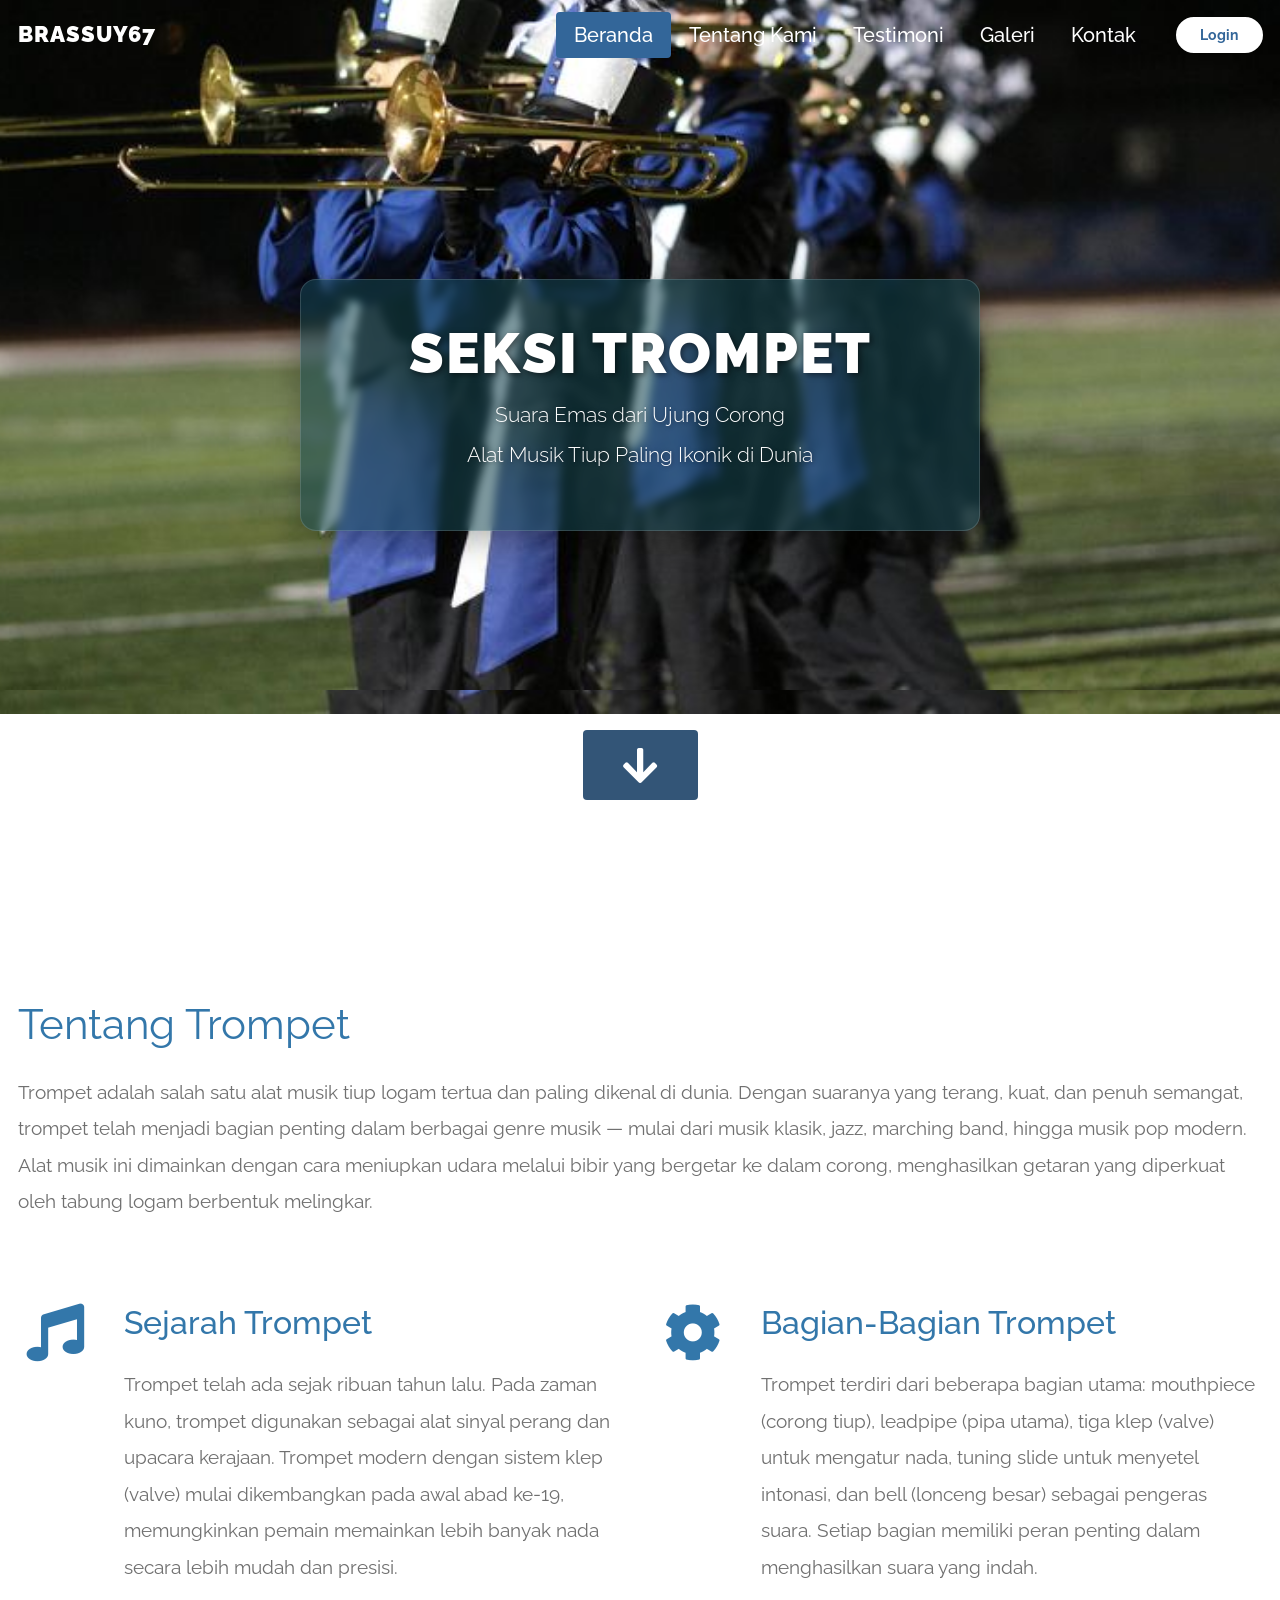
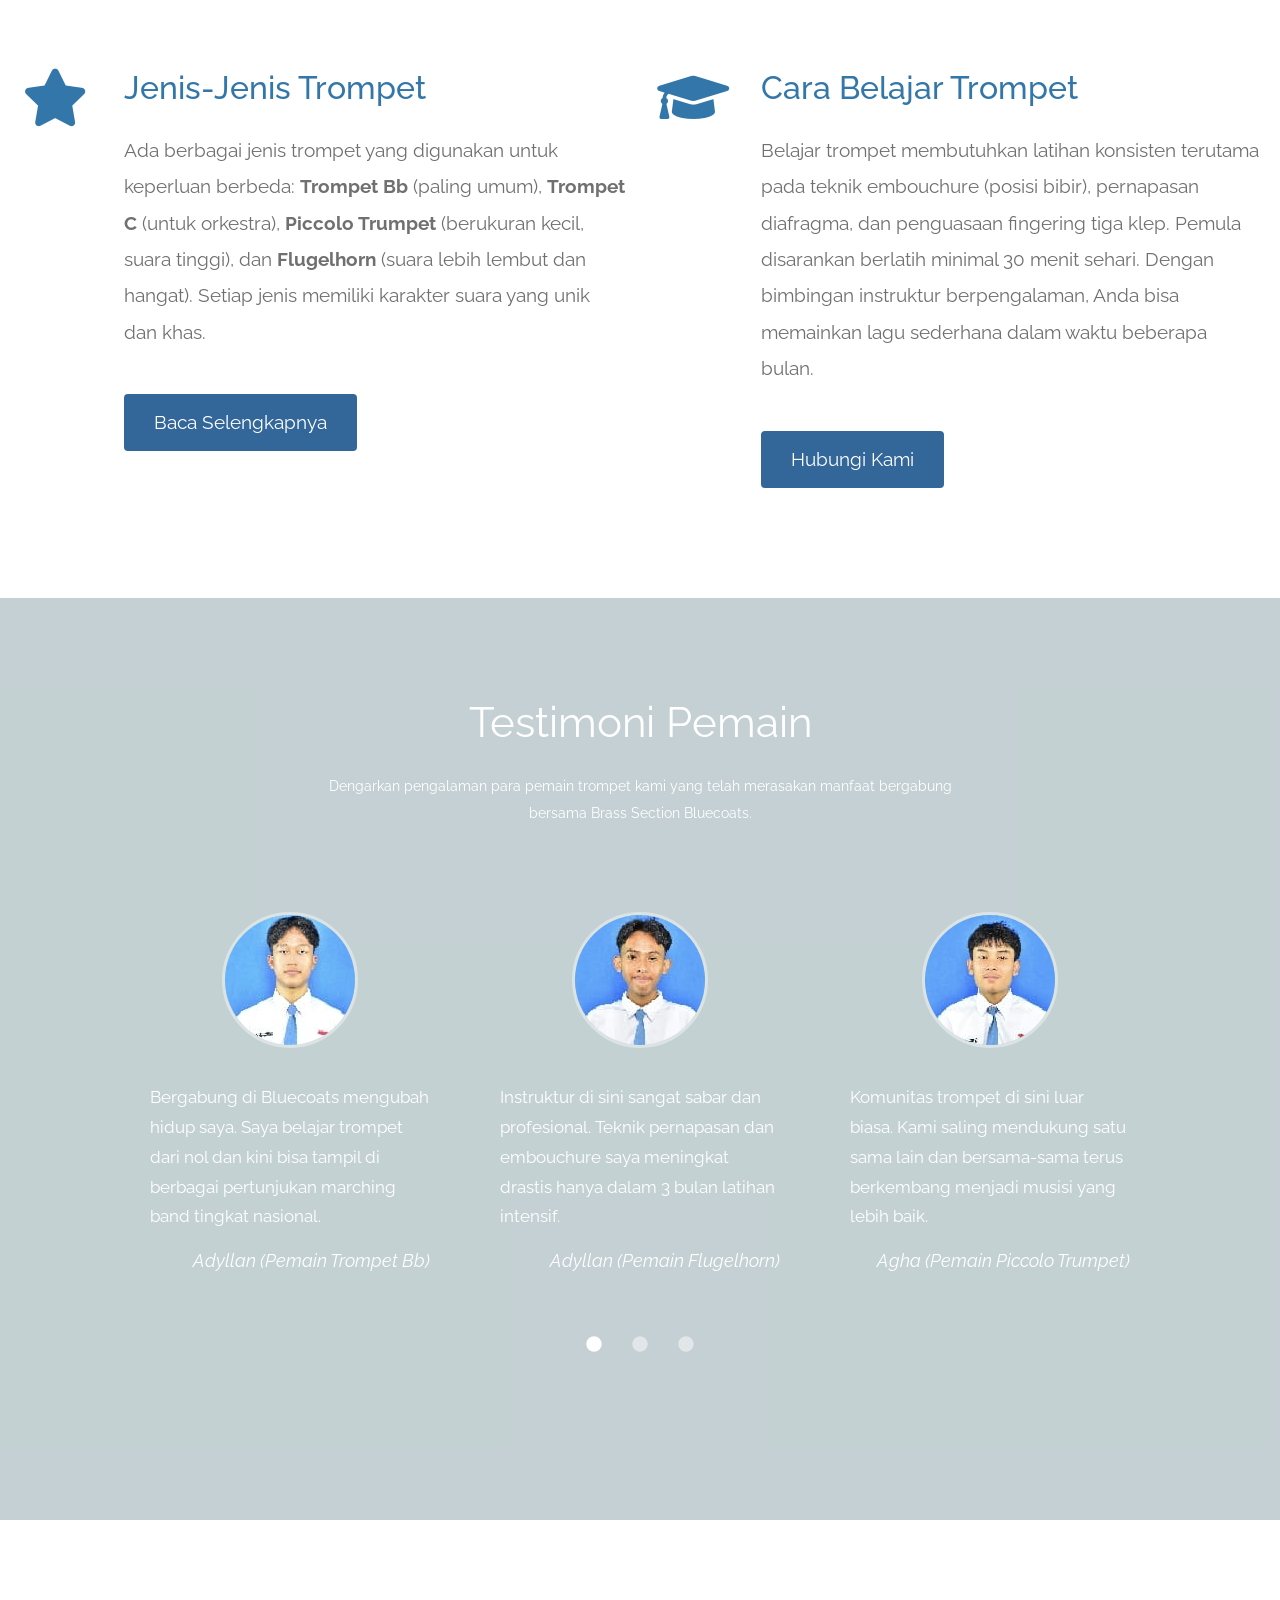
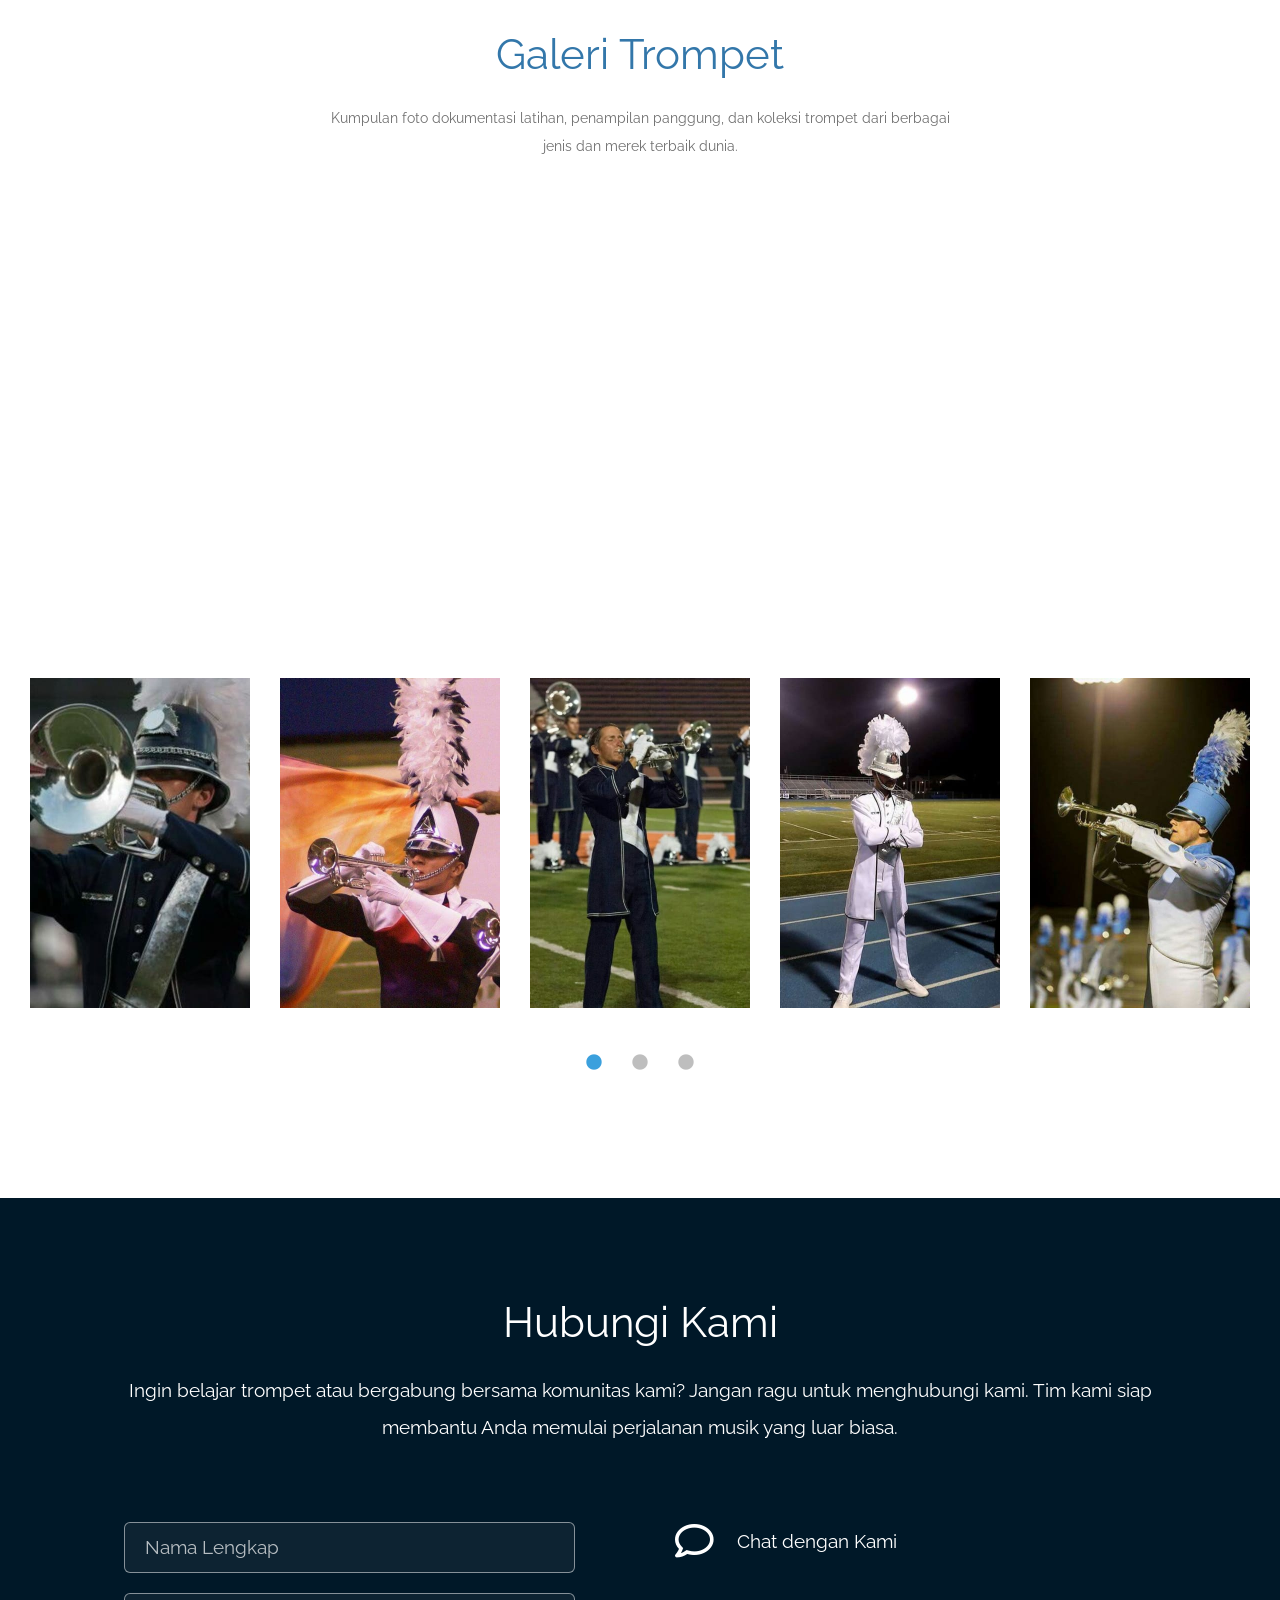
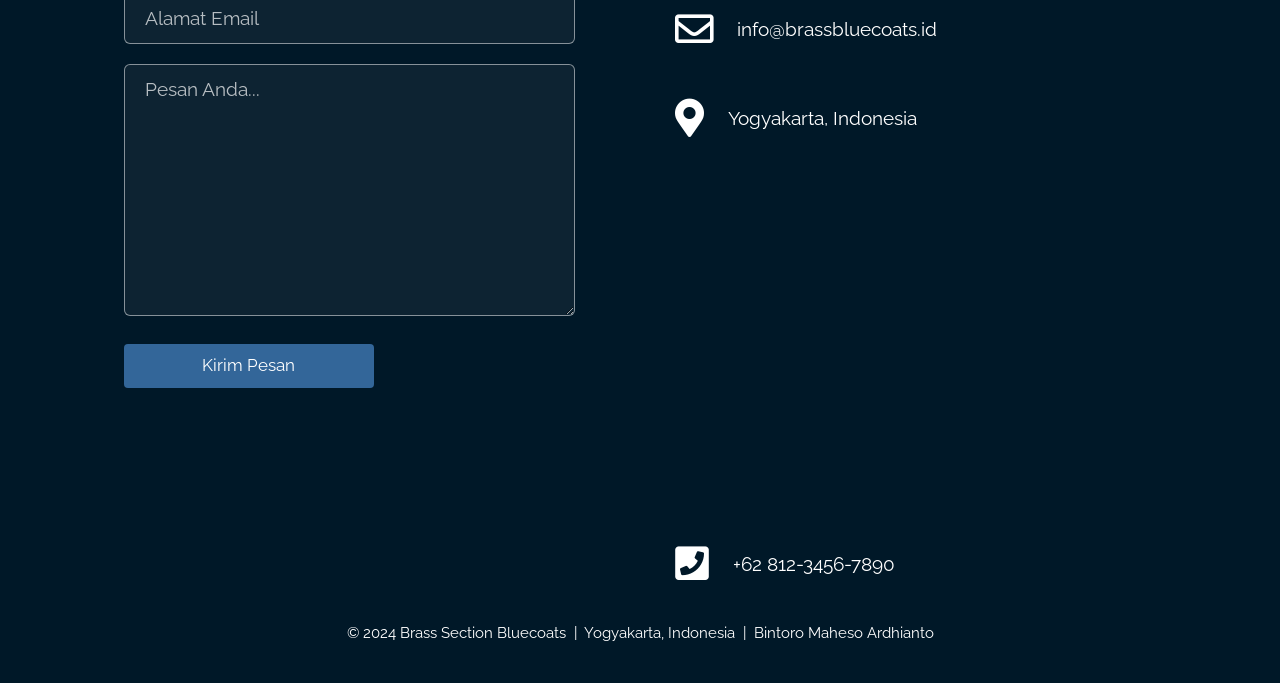
<file: index.html>
<!DOCTYPE html>
<html lang="id">
<head>
  <meta charset="UTF-8" />
  <meta name="viewport" content="width=device-width, initial-scale=1.0" />
  <meta http-equiv="X-UA-Compatible" content="ie=edge" />
  <title>Brass Bluecoats - Trompet</title>
  <link rel="stylesheet" href="fontawesome-5.5/css/all.min.css" />
  <link rel="stylesheet" href="slick/slick.css">
  <link rel="stylesheet" href="slick/slick-theme.css">
  <link rel="stylesheet" href="magnific-popup/magnific-popup.css">
  <link rel="stylesheet" href="css/bootstrap.min.css" />
  <link rel="stylesheet" href="css/tooplate-infinite-loop.css" />
</head>
<body>

  <!-- Hero section -->
  <section id="infinite" class="text-white tm-font-big tm-parallax">

    <!-- Navigation -->
    <nav class="navbar navbar-expand-md tm-navbar" id="tmNav">
      <div class="container">

        <a href="#infinite" class="navbar-brand">BRASSUY67</a>

        <button class="navbar-toggler" type="button"
          data-toggle="collapse" data-target="#navbarSupportedContent"
          aria-controls="navbarSupportedContent" aria-expanded="false"
          aria-label="Toggle navigasi">
          <i class="fas fa-bars navbar-toggler-icon"></i>
        </button>

        <div class="collapse navbar-collapse" id="navbarSupportedContent">
          <ul class="navbar-nav ml-auto align-items-center">
            <li class="nav-item">
              <a class="nav-link tm-nav-link" href="#infinite">Beranda</a>
            </li>
            <li class="nav-item">
              <a class="nav-link tm-nav-link" href="#whatwedo">Tentang Kami</a>
            </li>
            <li class="nav-item">
              <a class="nav-link tm-nav-link" href="#testimonials">Testimoni</a>
            </li>
            <li class="nav-item">
              <a class="nav-link tm-nav-link" href="#gallery">Galeri</a>
            </li>
            <li class="nav-item">
              <a class="nav-link tm-nav-link" href="#contact">Kontak</a>
            </li>
            <!-- Auth Area -->
            <li class="nav-item auth-nav-item">
              <span id="userInfo" class="user-info-text"></span>
              <button onclick="goLogin()" class="nav-cta" id="loginBtn">Login</button>
              <button onclick="goLogout()" class="nav-cta nav-cta-outline" id="logoutBtn" style="display:none;">Logout</button>
            </li>
          </ul>
        </div>

      </div>
    </nav>

    <!-- Hero Text -->
    <div class="text-center tm-hero-text-container">
      <div class="tm-hero-text-container-inner">
       <div class="tm-hero-banner">
        <h2 class="tm-hero-title">Seksi Trompet</h2>
        <p class="tm-hero-subtitle">
          Suara Emas dari Ujung Corong<br>
          Alat Musik Tiup Paling Ikonik di Dunia
        </p>
      </div>
    </div>

    <div class="tm-next tm-intro-next">
      <a href="#whatwedo" class="text-center tm-down-arrow-link">
        <i class="fas fa-2x fa-arrow-down tm-down-arrow"></i>
      </a>
    </div>

  </section>

  <!-- Tentang Kami -->
  <section id="whatwedo" class="tm-section-pad-top">
    <div class="container">

      <div class="row tm-content-box">
        <div class="col-lg-12 col-xl-12">
          <div class="tm-intro-text-container">
            <h2 class="tm-text-primary mb-4 tm-section-title">Tentang Trompet</h2>
            <p class="mb-4 tm-intro-text">
              Trompet adalah salah satu alat musik tiup logam tertua dan paling dikenal di dunia. 
              Dengan suaranya yang terang, kuat, dan penuh semangat, trompet telah menjadi bagian penting 
              dalam berbagai genre musik — mulai dari musik klasik, jazz, marching band, hingga musik pop modern. 
              Alat musik ini dimainkan dengan cara meniupkan udara melalui bibir yang bergetar ke dalam corong, 
              menghasilkan getaran yang diperkuat oleh tabung logam berbentuk melingkar.
            </p>
          </div>
        </div>
      </div>

      <div class="row tm-content-box">
        <div class="col-lg-1">
          <i class="fas fa-3x fa-music text-center tm-icon"></i>
        </div>
        <div class="col-lg-5">
          <div class="tm-intro-text-container">
            <h2 class="tm-text-primary mb-4">Sejarah Trompet</h2>
            <p class="mb-4 tm-intro-text">
              Trompet telah ada sejak ribuan tahun lalu. Pada zaman kuno, trompet digunakan sebagai 
              alat sinyal perang dan upacara kerajaan. Trompet modern dengan sistem klep (valve) 
              mulai dikembangkan pada awal abad ke-19, memungkinkan pemain memainkan lebih banyak nada 
              secara lebih mudah dan presisi.
            </p>
          </div>
        </div>

        <div class="col-lg-1">
          <i class="fas fa-3x fa-cog text-center tm-icon"></i>
        </div>
        <div class="col-lg-5">
          <div class="tm-intro-text-container">
            <h2 class="tm-text-primary mb-4">Bagian-Bagian Trompet</h2>
            <p class="mb-4 tm-intro-text">
              Trompet terdiri dari beberapa bagian utama: mouthpiece (corong tiup), leadpipe (pipa utama), 
              tiga klep (valve) untuk mengatur nada, tuning slide untuk menyetel intonasi, 
              dan bell (lonceng besar) sebagai pengeras suara. Setiap bagian memiliki peran 
              penting dalam menghasilkan suara yang indah.
            </p>
          </div>
        </div>
      </div>

      <div class="row tm-content-box">
        <div class="col-lg-1">
          <i class="fas fa-3x fa-star text-center tm-icon"></i>
        </div>
        <div class="col-lg-5">
          <div class="tm-intro-text-container">
            <h2 class="tm-text-primary mb-4">Jenis-Jenis Trompet</h2>
            <p class="mb-4 tm-intro-text">
              Ada berbagai jenis trompet yang digunakan untuk keperluan berbeda: 
              <strong>Trompet Bb</strong> (paling umum), <strong>Trompet C</strong> (untuk orkestra), 
              <strong>Piccolo Trumpet</strong> (berukuran kecil, suara tinggi), 
              dan <strong>Flugelhorn</strong> (suara lebih lembut dan hangat). 
              Setiap jenis memiliki karakter suara yang unik dan khas.
            </p>
            <div class="tm-continue">
              <a href="#testimonials" class="tm-intro-text tm-btn-primary">Baca Selengkapnya</a>
            </div>
          </div>
        </div>

        <div class="col-lg-1">
          <i class="fas fa-3x fa-graduation-cap text-center tm-icon"></i>
        </div>
        <div class="col-lg-5">
          <div class="tm-intro-text-container">
            <h2 class="tm-text-primary mb-4">Cara Belajar Trompet</h2>
            <p class="mb-4 tm-intro-text">
              Belajar trompet membutuhkan latihan konsisten terutama pada teknik embouchure 
              (posisi bibir), pernapasan diafragma, dan penguasaan fingering tiga klep. 
              Pemula disarankan berlatih minimal 30 menit sehari. Dengan bimbingan instruktur 
              berpengalaman, Anda bisa memainkan lagu sederhana dalam waktu beberapa bulan.
            </p>
            <div class="tm-continue">
              <a href="#contact" class="tm-intro-text tm-btn-primary">Hubungi Kami</a>
            </div>
          </div>
        </div>
      </div>

    </div>
  </section>

  <!-- Testimoni -->
  <section id="testimonials" class="tm-section-pad-top tm-parallax-2">
    <div class="container tm-testimonials-content">
      <div class="row">
        <div class="col-lg-12 tm-content-box">
          <h2 class="text-white text-center mb-4 tm-section-title">Testimoni Pemain</h2>
          <p class="mx-auto tm-section-desc text-center">
            Dengarkan pengalaman para pemain trompet kami yang telah merasakan manfaat bergabung bersama Brass Section Bluecoats.
          </p>
          <div class="mx-auto tm-gallery-container tm-gallery-container-2">
            <div class="tm-testimonials-carousel">

              <figure class="tm-testimonial-item">
                <img src="img/testimonial-img-01.jpeg" alt="Budi" class="img-fluid mx-auto">
                <blockquote>
                  Bergabung di Bluecoats mengubah hidup saya. Saya belajar trompet dari nol dan kini bisa tampil di berbagai pertunjukan marching band tingkat nasional.
                </blockquote>
                <figcaption>Adyllan (Pemain Trompet Bb)</figcaption>
              </figure>

              <figure class="tm-testimonial-item">
                <img src="img/testimonial-img-02.jpeg" alt="Sari" class="img-fluid mx-auto">
                <blockquote>
                  Instruktur di sini sangat sabar dan profesional. Teknik pernapasan dan embouchure saya meningkat drastis hanya dalam 3 bulan latihan intensif.
                </blockquote>
                <figcaption>Adyllan (Pemain Flugelhorn)</figcaption>
              </figure>

              <figure class="tm-testimonial-item">
                <img src="img/testimonial-img-03.jpeg" alt="Rizky" class="img-fluid mx-auto">
                <blockquote>
                  Komunitas trompet di sini luar biasa. Kami saling mendukung satu sama lain dan bersama-sama terus berkembang menjadi musisi yang lebih baik.
                </blockquote>
                <figcaption>Agha (Pemain Piccolo Trumpet)</figcaption>
              </figure>

              <figure class="tm-testimonial-item">
                <img src="img/testimonial-img-04.jpeg" alt="Maya" class="img-fluid mx-auto">
                <blockquote>
                  Fasilitas latihan yang lengkap dan jadwal yang fleksibel membuat saya bisa belajar trompet sambil tetap menjalani aktivitas sehari-hari dengan lancar.
                </blockquote>
                <figcaption>Abiy (Pemain Trompet C)</figcaption>
              </figure>

              <figure class="tm-testimonial-item">
                <img src="img/testimonial-img-02.jpeg" alt="Andi" class="img-fluid mx-auto">
                <blockquote>
                  Saya sudah mencoba berbagai tempat les musik, tapi di sini metode pengajarannya paling sistematis dan menyenangkan. Sangat direkomendasikan!
                </blockquote>
                <figcaption>Hakim (Pemain Trompet Jazz)</figcaption>
              </figure>

            </div>
          </div>
        </div>
      </div>
    </div>
    <div class="tm-bg-overlay"></div>
  </section>

  <!-- Galeri -->
  <section id="gallery" class="tm-section-pad-top">
    <div class="container tm-container-gallery">
      <div class="row">
        <div class="text-center col-12">
          <h2 class="tm-text-primary tm-section-title mb-4">Galeri Trompet</h2>
          <p class="mx-auto tm-section-desc">
            Kumpulan foto dokumentasi latihan, penampilan panggung, dan koleksi trompet dari berbagai jenis dan merek terbaik dunia.
            <iframe width="756" height="425" src="https://www.youtube.com/embed/3j3JiDOOuag" title="Bluecoats 2025  The Observer Effect Multicam" frameborder="0" allow="accelerometer; autoplay; clipboard-write; encrypted-media; gyroscope; picture-in-picture; web-share" referrerpolicy="strict-origin-when-cross-origin" allowfullscreen></iframe>
          </p>
        </div>
      </div>
      <div class="row">
        <div class="col-12">
          <div class="mx-auto tm-gallery-container">
            <div class="grid tm-gallery">
              <a href="img/gallery-img-01.jpg">
                <figure class="effect-honey tm-gallery-item">
                  <img src="img/gallery-tn-01.jpeg" alt="Gambar 1" class="img-fluid">
                  <figcaption><h2><i>Latihan <span>Rutin Harian</span></i></h2></figcaption>
                </figure>
              </a>
              <a href="img/gallery-img-02.jpg">
                <figure class="effect-honey tm-gallery-item">
                  <img src="img/gallery-tn-02.jpeg" alt="Gambar 2" class="img-fluid">
                  <figcaption><h2><i>Penampilan <span>Marching Band</span></i></h2></figcaption>
                </figure>
              </a>
              <a href="img/gallery-img-03.jpg">
                <figure class="effect-honey tm-gallery-item">
                  <img src="img/gallery-tn-03.jpeg" alt="Gambar 3" class="img-fluid">
                  <figcaption><h2><i>Trompet <span>Klasik Orkestra</span></i></h2></figcaption>
                </figure>
              </a>
              <a href="img/gallery-img-04.jpg">
                <figure class="effect-honey tm-gallery-item">
                  <img src="img/gallery-tn-04.jpeg" alt="Gambar 4" class="img-fluid">
                  <figcaption><h2><i>Solo <span>Konser Jazz</span></i></h2></figcaption>
                </figure>
              </a>
              <a href="img/gallery-img-05.jpg">
                <figure class="effect-honey tm-gallery-item">
                  <img src="img/gallery-tn-05.jpeg" alt="Gambar 5" class="img-fluid">
                  <figcaption><h2><i>Studio <span>Rekaman</span></i></h2></figcaption>
                </figure>
              </a>
              <a href="img/gallery-img-06.jpg">
                <figure class="effect-honey tm-gallery-item">
                  <img src="img/gallery-tn-06.jpeg" alt="Gambar 6" class="img-fluid">
                  <figcaption><h2><i>Koleksi <span>Trompet Antik</span></i></h2></figcaption>
                </figure>
              </a>
              <a href="img/gallery-img-01.jpg">
                <figure class="effect-honey tm-gallery-item">
                  <img src="img/gallery-tn-01.jpeg" alt="Gambar 7" class="img-fluid">
                  <figcaption><h2><i>Kompetisi <span>Tingkat Nasional</span></i></h2></figcaption>
                </figure>
              </a>
              <a href="img/gallery-img-02.jpg">
                <figure class="effect-honey tm-gallery-item">
                  <img src="img/gallery-tn-02.jpeg" alt="Gambar 8" class="img-fluid">
                  <figcaption><h2><i>Workshop <span>Teknik Tiup</span></i></h2></figcaption>
                </figure>
              </a>
            </div>
          </div>
        </div>
      </div>
    </div>
  </section>

  <!-- Kontak -->
  <section id="contact" class="tm-section-pad-top tm-parallax-2">
    <div class="container tm-container-contact">
      <div class="row">
        <div class="text-center col-12">
          <h2 class="tm-section-title mb-4">Hubungi Kami</h2>
          <p class="mb-5">
            Ingin belajar trompet atau bergabung bersama komunitas kami? 
            Jangan ragu untuk menghubungi kami. Tim kami siap membantu Anda memulai perjalanan musik yang luar biasa.
          </p><br>
        </div>

        <div class="col-sm-12 col-md-6">
          <form action="" method="get">
            <input id="name" name="name" type="text" placeholder="Nama Lengkap" class="tm-input" required />
            <input id="email-contact" name="email" type="email" placeholder="Alamat Email" class="tm-input" required />
            <textarea id="message-contact" name="message" rows="8" placeholder="Pesan Anda..." class="tm-input" required></textarea>
            <button type="submit" class="btn tm-btn-submit">Kirim Pesan</button>
          </form>
        </div>

<div class="col-sm-12 col-md-6">

  <div class="contact-item">
    <a rel="nofollow" href="#" class="item-link">
      <i class="far fa-2x fa-comment mr-4"></i>
      <span class="mb-0">Chat dengan Kami</span>
    </a>
  </div>

  <div class="contact-item">
    <a rel="nofollow" href="mailto:info@brassbluecots.id" class="item-link">
      <i class="far fa-2x fa-envelope mr-4"></i>
      <span class="mb-0">info@brassbluecoats.id</span>
    </a>
  </div>

  <div class="contact-item">
    <a rel="nofollow" href="https://www.google.com/maps" class="item-link">
      <i class="fas fa-2x fa-map-marker-alt mr-4"></i>
      <span class="mb-0">Yogyakarta, Indonesia</span>
    </a>
  </div>

  <!-- Google Maps -->
  <div class="contact-item">
    <iframe 
      src="https://www.google.com/maps/embed?pb=!1m18!1m12!1m3!1d3952.896037484975!2d110.39152690932893!3d-7.800830300625493!2m3!1f0!2f0!3f0!3m2!1i1024!2i768!4f13.1!3m3!1m2!1s0x2e7a57669d43fe55%3A0x75fae1bb400d4da5!2sSMA%20Negeri%208%20Yogyakarta!5e0!3m2!1sid!2sid!4v1779773142971!5m2!1sid!2sid"
      width="100%"
      height="300"
      style="border:0; border-radius:12px;"
      allowfullscreen=""
      loading="lazy"
      referrerpolicy="no-referrer-when-downgrade">
    </iframe>
  </div>

  <div class="contact-item">
    <a rel="nofollow" href="tel:+6281234567890" class="item-link">
      <i class="fas fa-2x fa-phone-square mr-4"></i>
      <span class="mb-0">+62 812-3456-7890</span>
    </a>
  </div>

</div>

    <footer class="text-center small tm-footer">
      <p class="mb-0">
        &copy; 2024 Brass Section Bluecoats &nbsp;|&nbsp; Yogyakarta, Indonesia &nbsp;|&nbsp;
        Bintoro Maheso Ardhianto
      </p>
    </footer>
  </section>

  <!-- Scripts -->
  <script src="js/jquery-1.9.1.min.js"></script>
  <script src="slick/slick.min.js"></script>
  <script src="magnific-popup/jquery.magnific-popup.min.js"></script>
  <script src="js/easing.min.js"></script>
  <script src="js/jquery.singlePageNav.min.js"></script>
  <script src="js/bootstrap.min.js"></script>
  <script>
    function goLogin() {
      window.location.href = 'login/index.html';
    }

    function goLogout() {
      localStorage.removeItem('username');
      updateAuthUI();
    }

    function updateAuthUI() {
      var username = localStorage.getItem('username');
      var userInfo = document.getElementById('userInfo');
      var loginBtn = document.getElementById('loginBtn');
      var logoutBtn = document.getElementById('logoutBtn');
      if (username) {
        userInfo.textContent = 'Halo, ' + username;
        loginBtn.style.display = 'none';
        logoutBtn.style.display = 'inline-block';
      } else {
        userInfo.textContent = '';
        loginBtn.style.display = 'inline-block';
        logoutBtn.style.display = 'none';
      }
    }

    function getOffSet() {
      var _offset = 450;
      var windowHeight = window.innerHeight;
      if (windowHeight > 500) _offset = 400;
      if (windowHeight > 680) _offset = 300;
      if (windowHeight > 830) _offset = 210;
      return _offset;
    }

    function setParallaxPosition($doc, multiplier, $object) {
      var offset = getOffSet();
      var from_top = $doc.scrollTop(),
        bg_css = 'center ' + (multiplier * from_top - offset) + 'px';
      $object.css({ "background-position": bg_css });
    }

    var background_image_parallax = function ($object, multiplier, forceSet) {
      multiplier = typeof multiplier !== 'undefined' ? multiplier : 0.5;
      multiplier = 1 - multiplier;
      var $doc = $(document);
      if (forceSet) {
        setParallaxPosition($doc, multiplier, $object);
      } else {
        $(window).scroll(function () {
          setParallaxPosition($doc, multiplier, $object);
        });
      }
    };

    var background_image_parallax_2 = function ($object, multiplier) {
      multiplier = typeof multiplier !== 'undefined' ? multiplier : 0.5;
      multiplier = 1 - multiplier;
      var $doc = $(document);
      $object.css({ "background-attachment": "fixed" });
      $(window).scroll(function () {
        if ($(window).width() > 768) {
          var firstTop = $object.offset().top,
            pos = $(window).scrollTop(),
            yPos = Math.round((multiplier * (firstTop - pos)) - 186);
          $object.css({ "background-position": 'center ' + yPos + 'px' });
        } else {
          $object.css({ "background-position": "center" });
        }
      });
    };

    $(function () {
      updateAuthUI();

      background_image_parallax($(".tm-parallax"), 0.30, false);
      background_image_parallax_2($("#contact"), 0.80);
      background_image_parallax_2($("#testimonials"), 0.80);

      window.addEventListener('resize', function () {
        background_image_parallax($(".tm-parallax"), 0.30, true);
      }, true);

      $(window).scroll(function () {
        if ($(document).scrollTop() > 120) {
          $('.tm-navbar').addClass("scroll");
        } else {
          $('.tm-navbar').removeClass("scroll");
        }
      });

      $('#tmNav a').on('click', function () {
        $('.navbar-collapse').removeClass('show');
      });

      $('#tmNav').singlePageNav({
        'easing': 'easeInOutExpo',
        'speed': 600
      });

      $("a").on('click', function (event) {
        if (this.hash !== "") {
          event.preventDefault();
          var hash = this.hash;
          $('html, body').animate({ scrollTop: $(hash).offset().top }, 600, 'easeInOutExpo', function () {
            window.location.hash = hash;
          });
        }
      });

      $('.tm-gallery').magnificPopup({
        delegate: 'a',
        type: 'image',
        gallery: { enabled: true }
      });

      $('.tm-testimonials-carousel').slick({
        dots: true, prevArrow: false, nextArrow: false, infinite: false,
        slidesToShow: 3, slidesToScroll: 1,
        responsive: [
          { breakpoint: 992, settings: { slidesToShow: 2 } },
          { breakpoint: 768, settings: { slidesToShow: 2 } },
          { breakpoint: 480, settings: { slidesToShow: 1 } }
        ]
      });

      $('.tm-gallery').slick({
        dots: true, infinite: false,
        slidesToShow: 5, slidesToScroll: 2,
        responsive: [
          { breakpoint: 1199, settings: { slidesToShow: 4, slidesToScroll: 2 } },
          { breakpoint: 991, settings: { slidesToShow: 3, slidesToScroll: 2 } },
          { breakpoint: 767, settings: { slidesToShow: 2, slidesToScroll: 1 } },
          { breakpoint: 480, settings: { slidesToShow: 1, slidesToScroll: 1 } }
        ]
      });
    });
  </script>
  <script src="js/welcome.js"></script>
</body>
</html>
</file>
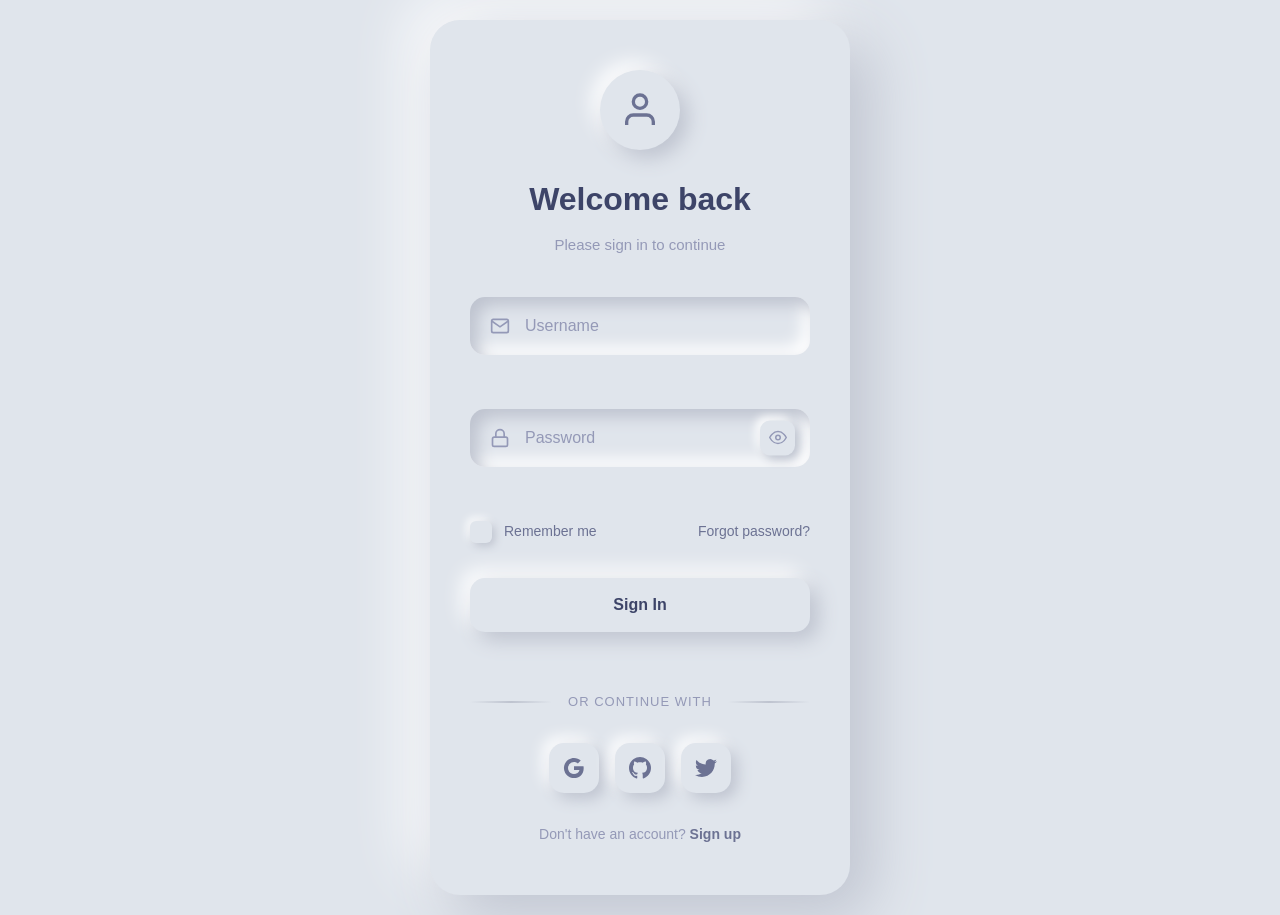
<file: login/index.html>
<!DOCTYPE html>
<html lang="en">
<head>
    <meta charset="UTF-8">
    <meta name="viewport" content="width=device-width, initial-scale=1.0">
    <title>Neumorphism Login Form</title>
    <meta name="description" content="Soft-UI login form with realistic dual shadows and ambient mouse-tracked lighting.">
    <meta name="author" content="Aigars Silkalns / Colorlib">
    <link rel="canonical" href="https://puikinsh.github.io/login-forms/forms/neumorphism/">
    <link rel="icon" type="image/svg+xml" href="data:image/svg+xml,<svg xmlns='http://www.w3.org/2000/svg' viewBox='0 0 100 100'><circle cx='50' cy='50' r='48' fill='%236366f1'/><text x='50' y='68' font-size='60' text-anchor='middle' fill='white' font-family='system-ui,sans-serif'>L</text></svg>">
    <meta property="og:type" content="website">
    <meta property="og:title" content="Neumorphism Login Form">
    <meta property="og:description" content="Soft-UI login form with realistic dual shadows and ambient mouse-tracked lighting.">
    <meta property="og:url" content="https://puikinsh.github.io/login-forms/forms/neumorphism/">
    <meta property="og:image" content="https://puikinsh.github.io/login-forms/assets/screenshots/neumorphism.png">
    <meta name="twitter:card" content="summary_large_image">
    <meta name="twitter:title" content="Neumorphism Login Form">
    <meta name="twitter:description" content="Soft-UI login form with realistic dual shadows and ambient mouse-tracked lighting.">
    <meta name="twitter:image" content="https://puikinsh.github.io/login-forms/assets/screenshots/neumorphism.png">
    <link rel="stylesheet" href="style.css">
</head>
<body>
    <div class="login-container">
        <div class="login-card">
            <div class="login-header">
                <div class="neu-icon">
                    <div class="icon-inner">
                        <svg viewBox="0 0 24 24" fill="none" stroke="currentColor" stroke-width="2">
                            <path d="M20 21v-2a4 4 0 0 0-4-4H8a4 4 0 0 0-4 4v2"/>
                            <circle cx="12" cy="7" r="4"/>
                        </svg>
                    </div>
                </div>
                <h2>Welcome back</h2>
                <p>Please sign in to continue</p>
            </div>
            
            <form class="login-form" id="loginForm" novalidate>
                <div class="form-group">
                    <div class="input-group neu-input">
                        <input type="usernamel" id="username" name="username" required autocomplete="username" placeholder=" ">
                        <label for="username">Username</label>
                        <div class="input-icon">
                            <svg viewBox="0 0 24 24" fill="none" stroke="currentColor" stroke-width="2">
                                <path d="M4 4h16c1.1 0 2 .9 2 2v12c0 1.1-.9 2-2 2H4c-1.1 0-2-.9-2-2V6c0-1.1.9-2 2-2z"/>
                                <polyline points="22,6 12,13 2,6"/>
                            </svg>
                        </div>
                    </div>
                    <span class="error-message" id="emailError"></span>
                </div>

                <div class="form-group">
                    <div class="input-group neu-input password-group">
                        <input type="password" id="password" name="password" required autocomplete="current-password" placeholder=" ">
                        <label for="password">Password</label>
                        <div class="input-icon">
                            <svg viewBox="0 0 24 24" fill="none" stroke="currentColor" stroke-width="2">
                                <rect x="3" y="11" width="18" height="11" rx="2" ry="2"/>
                                <path d="M7 11V7a5 5 0 0110 0v4"/>
                            </svg>
                        </div>
                        <button type="button" class="password-toggle neu-toggle" id="passwordToggle" aria-label="Toggle password visibility">
                            <svg class="eye-open" viewBox="0 0 24 24" fill="none" stroke="currentColor" stroke-width="2">
                                <path d="M1 12s4-8 11-8 11 8 11 8-4 8-11 8-11-8-11-8z"/>
                                <circle cx="12" cy="12" r="3"/>
                            </svg>
                            <svg class="eye-closed" viewBox="0 0 24 24" fill="none" stroke="currentColor" stroke-width="2">
                                <path d="M17.94 17.94A10.07 10.07 0 0 1 12 20c-7 0-11-8-11-8a18.45 18.45 0 0 1 5.06-5.94M9.9 4.24A9.12 9.12 0 0 1 12 4c7 0 11 8 11 8a18.5 18.5 0 0 1-2.16 3.19m-6.72-1.07a3 3 0 1 1-4.24-4.24"/>
                                <line x1="1" y1="1" x2="23" y2="23"/>
                            </svg>
                        </button>
                    </div>
                    <span class="error-message" id="passwordError"></span>
                </div>

                <div class="form-options">
                    <div class="remember-wrapper">
                        <input type="checkbox" id="remember" name="remember">
                        <label for="remember" class="checkbox-label">
                            <div class="neu-checkbox">
                                <svg viewBox="0 0 24 24" fill="none" stroke="currentColor" stroke-width="3">
                                    <polyline points="20 6 9 17 4 12"/>
                                </svg>
                            </div>
                            Remember me
                        </label>
                    </div>
                    <a href="#" class="forgot-link">Forgot password?</a>
                </div>

                <button type="submit" class="neu-button login-btn">
                    <span class="btn-text">Sign In</span>
                    <div class="btn-loader">
                        <div class="neu-spinner"></div>
                    </div>
                </button>
            </form>

            <div class="divider">
                <div class="divider-line"></div>
                <span>or continue with</span>
                <div class="divider-line"></div>
            </div>

            <div class="social-login">
                <button type="button" class="social-btn neu-social">
                    <svg viewBox="0 0 24 24" fill="currentColor">
                        <path d="M22.56 12.25c0-.78-.07-1.53-.2-2.25H12v4.26h5.92c-.26 1.37-1.04 2.53-2.21 3.31v2.77h3.57c2.08-1.92 3.28-4.74 3.28-8.09z"/>
                        <path d="M12 23c2.97 0 5.46-.98 7.28-2.66l-3.57-2.77c-.98.66-2.23 1.06-3.71 1.06-2.86 0-5.29-1.93-6.16-4.53H2.18v2.84C3.99 20.53 7.7 23 12 23z"/>
                        <path d="M5.84 14.09c-.22-.66-.35-1.36-.35-2.09s.13-1.43.35-2.09V7.07H2.18C1.43 8.55 1 10.22 1 12s.43 3.45 1.18 4.93l2.85-2.22.81-.62z"/>
                        <path d="M12 5.38c1.62 0 3.06.56 4.21 1.64l3.15-3.15C17.45 2.09 14.97 1 12 1 7.7 1 3.99 3.47 2.18 7.07l3.66 2.84c.87-2.6 3.3-4.53 6.16-4.53z"/>
                    </svg>
                </button>
                <button type="button" class="social-btn neu-social">
                    <svg viewBox="0 0 24 24" fill="currentColor">
                        <path d="M12 0c-6.626 0-12 5.373-12 12 0 5.302 3.438 9.8 8.207 11.387.599.111.793-.261.793-.577v-2.234c-3.338.726-4.033-1.416-4.033-1.416-.546-1.387-1.333-1.756-1.333-1.756-1.089-.745.083-.729.083-.729 1.205.084 1.839 1.237 1.839 1.237 1.07 1.834 2.807 1.304 3.492.997.107-.775.418-1.305.762-1.604-2.665-.305-5.467-1.334-5.467-5.931 0-1.311.469-2.381 1.236-3.221-.124-.303-.535-1.524.117-3.176 0 0 1.008-.322 3.301 1.23.957-.266 1.983-.399 3.003-.404 1.02.005 2.047.138 3.006.404 2.291-1.552 3.297-1.23 3.297-1.23.653 1.653.242 2.874.118 3.176.77.84 1.235 1.911 1.235 3.221 0 4.609-2.807 5.624-5.479 5.921.43.372.823 1.102.823 2.222v3.293c0 .319.192.694.801.576 4.765-1.589 8.199-6.086 8.199-11.386 0-6.627-5.373-12-12-12z"/>
                    </svg>
                </button>
                <button type="button" class="social-btn neu-social">
                    <svg viewBox="0 0 24 24" fill="currentColor">
                        <path d="M23.953 4.57a10 10 0 01-2.825.775 4.958 4.958 0 002.163-2.723c-.951.555-2.005.959-3.127 1.184a4.92 4.92 0 00-8.384 4.482C7.69 8.095 4.067 6.13 1.64 3.162a4.822 4.822 0 00-.666 2.475c0 1.71.87 3.213 2.188 4.096a4.904 4.904 0 01-2.228-.616v.06a4.923 4.923 0 003.946 4.827 4.996 4.996 0 01-2.212.085 4.936 4.936 0 004.604 3.417 9.867 9.867 0 01-6.102 2.105c-.39 0-.779-.023-1.17-.067a13.995 13.995 0 007.557 2.209c9.053 0 13.998-7.496 13.998-13.985 0-.21 0-.42-.015-.63A9.935 9.935 0 0024 4.59z"/>
                    </svg>
                </button>
            </div>

            <div class="signup-link">
                <p>Don't have an account? <a href="register.html">Sign up</a></p>
            </div>

            <div class="success-message" id="successMessage">
                <div class="success-icon neu-icon">
                    <svg viewBox="0 0 24 24" fill="none" stroke="currentColor" stroke-width="3">
                        <polyline points="20 6 9 17 4 12"/>
                    </svg>
                </div>
                <h3>Success!</h3>
                <p>Redirecting to your dashboard...</p>
            </div>
        </div>
    </div>

    <script src="js/login.js"></script>
</body>
</html>
</file>
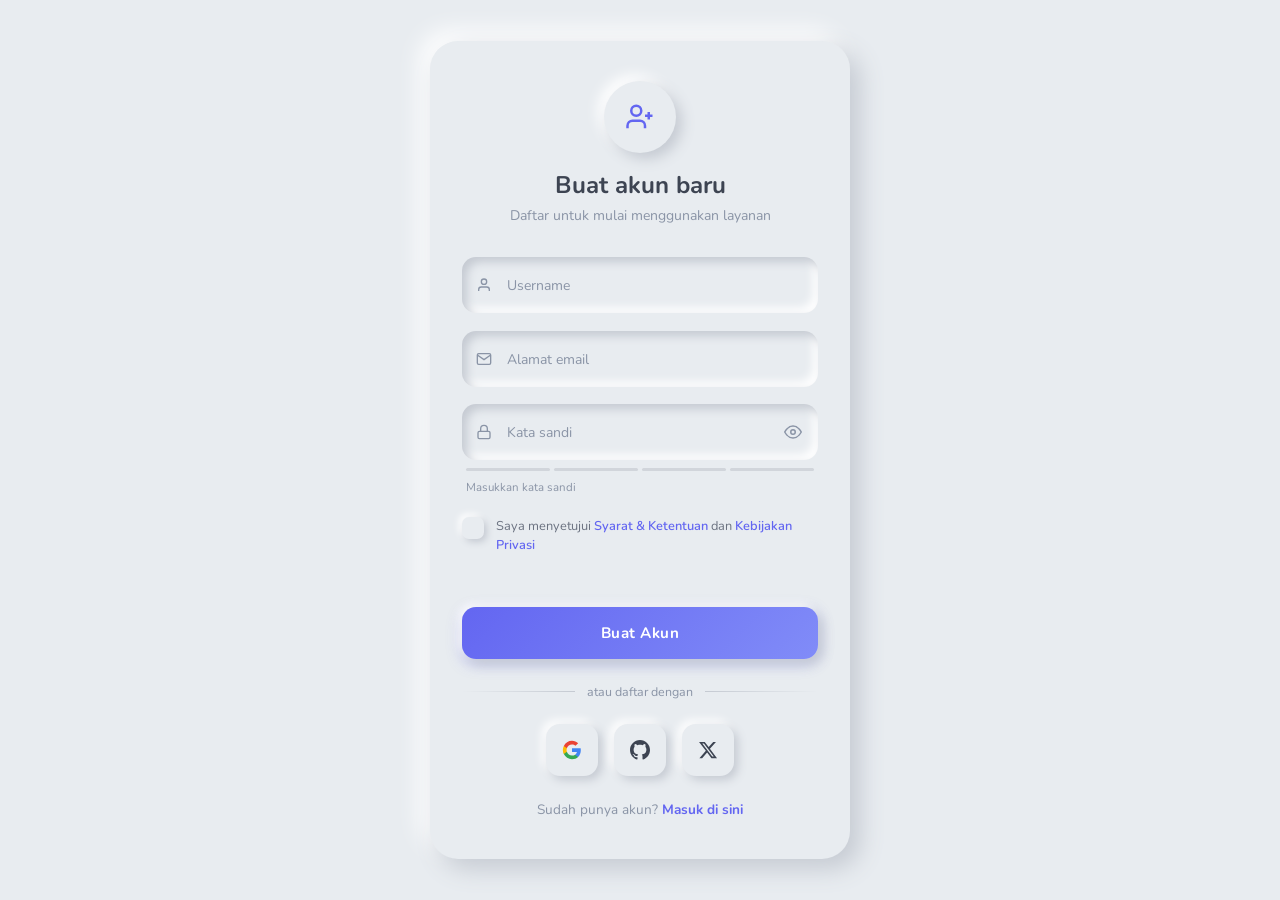
<file: login/register.html>
<!DOCTYPE html>
<html lang="id">
<head>
<meta charset="UTF-8">
<meta name="viewport" content="width=device-width, initial-scale=1.0">
<title>Register - Neumorphism</title>
<style>
  @import url('https://fonts.googleapis.com/css2?family=Nunito:wght@400;500;600;700&display=swap');

  * { box-sizing: border-box; margin: 0; padding: 0; }

  body {
    font-family: 'Nunito', sans-serif;
    background: #e8ecf0;
    min-height: 100vh;
    display: flex;
    align-items: center;
    justify-content: center;
    padding: 2rem 1rem;
  }

  .register-container { width: 100%; max-width: 420px; }

  .register-card {
    background: #e8ecf0;
    border-radius: 28px;
    padding: 2.5rem 2rem;
    box-shadow: 10px 10px 24px #c5cad2, -10px -10px 24px #ffffff;
  }

  .register-header { text-align: center; margin-bottom: 2rem; }

  .neu-icon {
    width: 72px; height: 72px;
    background: #e8ecf0;
    border-radius: 50%;
    box-shadow: 6px 6px 14px #c5cad2, -6px -6px 14px #ffffff;
    display: flex; align-items: center; justify-content: center;
    margin: 0 auto 1rem;
  }

  .neu-icon svg { width: 30px; height: 30px; color: #6366f1; }

  .register-header h2 { font-size: 1.5rem; font-weight: 700; color: #3d4452; margin-bottom: 0.3rem; }
  .register-header p { font-size: 0.875rem; color: #8a94a6; }

  .form-group { margin-bottom: 1.1rem; }

  .neu-input {
    position: relative;
    border-radius: 14px;
    background: #e8ecf0;
    box-shadow: inset 5px 5px 10px #c5cad2, inset -5px -5px 10px #ffffff;
  }

  .neu-input input {
    width: 100%;
    background: transparent;
    border: none; outline: none;
    padding: 1rem 1rem 0.5rem 2.8rem;
    font-size: 0.875rem;
    font-family: 'Nunito', sans-serif;
    color: #3d4452;
    border-radius: 14px;
    height: 56px;
    transition: all 0.2s;
  }

  .neu-input input::placeholder { color: transparent; }

  .neu-input label {
    position: absolute;
    left: 2.8rem; top: 50%;
    transform: translateY(-50%);
    font-size: 0.875rem; color: #8a94a6;
    pointer-events: none;
    transition: all 0.2s ease;
  }

  .neu-input input:focus ~ label,
  .neu-input input:not(:placeholder-shown) ~ label {
    top: 12px; font-size: 0.7rem; color: #6366f1;
  }

  .input-icon {
    position: absolute; left: 0.9rem; top: 50%;
    transform: translateY(-50%);
    pointer-events: none;
  }

  .input-icon svg { width: 16px; height: 16px; color: #8a94a6; display: block; }

  .password-group .pass-toggle {
    position: absolute; right: 0.75rem; top: 50%;
    transform: translateY(-50%);
    background: none; border: none; cursor: pointer;
    padding: 4px; color: #8a94a6;
    display: flex; align-items: center;
  }

  .eye-closed { display: none; }

  .password-strength { margin-top: 0.5rem; padding: 0 0.25rem; }

  .strength-bar { display: flex; gap: 4px; margin-bottom: 4px; }

  .strength-segment {
    flex: 1; height: 3px; border-radius: 2px;
    background: #d1d5db; transition: background 0.3s;
  }

  .strength-text { font-size: 0.72rem; color: #8a94a6; transition: color 0.3s; }

  .terms-row {
    display: flex; align-items: flex-start;
    gap: 0.75rem; margin: 1.25rem 0;
  }

  .neu-checkbox-wrap { position: relative; flex-shrink: 0; }

  .neu-checkbox-wrap input[type="checkbox"] {
    opacity: 0; position: absolute;
    width: 22px; height: 22px;
    cursor: pointer; z-index: 1;
  }

  .neu-checkbox {
    width: 22px; height: 22px; border-radius: 7px;
    background: #e8ecf0;
    box-shadow: 3px 3px 7px #c5cad2, -3px -3px 7px #ffffff;
    display: flex; align-items: center; justify-content: center;
    transition: all 0.2s;
  }

  .neu-checkbox svg { width: 12px; height: 12px; stroke: #6366f1; opacity: 0; transition: opacity 0.2s; }

  .neu-checkbox-wrap input:checked ~ .neu-checkbox {
    box-shadow: inset 3px 3px 6px #c5cad2, inset -3px -3px 6px #ffffff;
  }

  .neu-checkbox-wrap input:checked ~ .neu-checkbox svg { opacity: 1; }

  .terms-row label { font-size: 0.8rem; color: #6b7280; line-height: 1.5; cursor: pointer; }
  .terms-row label a { color: #6366f1; text-decoration: none; font-weight: 600; }

  .message-box {
    text-align: center;
    font-size: 0.82rem;
    min-height: 1.2rem;
    margin-bottom: 0.75rem;
    color: #ef4444;
    font-weight: 600;
  }

  .message-box.success { color: #22c55e; }

  .neu-btn {
    width: 100%; padding: 1rem;
    background: linear-gradient(135deg, #6366f1, #818cf8);
    border: none; border-radius: 14px;
    color: #fff; font-size: 0.95rem;
    font-family: 'Nunito', sans-serif;
    font-weight: 700; letter-spacing: 0.5px;
    cursor: pointer;
    box-shadow: 5px 5px 12px #c5cad2, -3px -3px 10px #ffffff, 0 4px 15px rgba(99,102,241,0.35);
    transition: all 0.2s;
  }

  .neu-btn:hover {
    box-shadow: 7px 7px 16px #c5cad2, -4px -4px 12px #ffffff, 0 6px 20px rgba(99,102,241,0.45);
    transform: translateY(-1px);
  }

  .neu-btn:active {
    transform: translateY(0);
    box-shadow: 3px 3px 8px #c5cad2, -2px -2px 6px #ffffff, 0 2px 8px rgba(99,102,241,0.25);
  }

  .neu-btn:disabled { opacity: 0.7; cursor: not-allowed; transform: none; }

  .divider {
    display: flex; align-items: center;
    gap: 0.75rem; margin: 1.5rem 0;
  }

  .divider-line { flex: 1; height: 1px; background: linear-gradient(to right, transparent, #c5cad2); }
  .divider-line:last-child { background: linear-gradient(to left, transparent, #c5cad2); }
  .divider span { font-size: 0.78rem; color: #8a94a6; white-space: nowrap; }

  .social-row { display: flex; justify-content: center; gap: 1rem; margin-bottom: 1.5rem; }

  .social-btn {
    width: 52px; height: 52px; border: none; border-radius: 14px;
    background: #e8ecf0;
    box-shadow: 4px 4px 10px #c5cad2, -4px -4px 10px #ffffff;
    cursor: pointer; display: flex; align-items: center; justify-content: center;
    transition: all 0.2s; color: #3d4452;
  }

  .social-btn:hover {
    box-shadow: 6px 6px 14px #c5cad2, -6px -6px 14px #ffffff;
    transform: translateY(-2px);
  }

  .social-btn:active {
    box-shadow: inset 3px 3px 7px #c5cad2, inset -3px -3px 7px #ffffff;
    transform: translateY(0);
  }

  .social-btn svg { width: 20px; height: 20px; }

  .login-link { text-align: center; font-size: 0.85rem; color: #8a94a6; }
  .login-link a { color: #6366f1; font-weight: 700; text-decoration: none; }

  .error-msg {
    font-size: 0.72rem; color: #ef4444;
    margin-top: 5px; padding-left: 0.5rem; display: none;
  }

  .neu-input.error {
    box-shadow: inset 5px 5px 10px #fca5a5, inset -5px -5px 10px #fff5f5;
  }
</style>
</head>
<body>

<div class="register-container">
  <div class="register-card">

    <div class="register-header">
      <div class="neu-icon">
        <svg viewBox="0 0 24 24" fill="none" stroke="currentColor" stroke-width="2">
          <path d="M16 21v-2a4 4 0 0 0-4-4H6a4 4 0 0 0-4 4v2"/>
          <circle cx="9" cy="7" r="4"/>
          <line x1="19" y1="8" x2="19" y2="14"/>
          <line x1="22" y1="11" x2="16" y2="11"/>
        </svg>
      </div>
      <h2>Buat akun baru</h2>
      <p>Daftar untuk mulai menggunakan layanan</p>
    </div>

    <form id="registerForm" novalidate>

      <!-- Username -->
      <div class="form-group">
        <div class="neu-input" id="wrapUsername">
          <input type="text" id="username" placeholder=" " required autocomplete="username">
          <label for="username">Username</label>
          <div class="input-icon">
            <svg viewBox="0 0 24 24" fill="none" stroke="currentColor" stroke-width="2">
              <path d="M20 21v-2a4 4 0 0 0-4-4H8a4 4 0 0 0-4 4v2"/>
              <circle cx="12" cy="7" r="4"/>
            </svg>
          </div>
        </div>
        <span class="error-msg" id="errUsername">Username wajib diisi</span>
      </div>

      <!-- Email -->
      <div class="form-group">
        <div class="neu-input" id="wrapEmail">
          <input type="email" id="email" placeholder=" " required autocomplete="email">
          <label for="email">Alamat email</label>
          <div class="input-icon">
            <svg viewBox="0 0 24 24" fill="none" stroke="currentColor" stroke-width="2">
              <path d="M4 4h16c1.1 0 2 .9 2 2v12c0 1.1-.9 2-2 2H4c-1.1 0-2-.9-2-2V6c0-1.1.9-2 2-2z"/>
              <polyline points="22,6 12,13 2,6"/>
            </svg>
          </div>
        </div>
        <span class="error-msg" id="errEmail">Masukkan email yang valid</span>
      </div>

      <!-- Password -->
      <div class="form-group">
        <div class="neu-input password-group" id="wrapPassword">
          <input type="password" id="password" placeholder=" " required autocomplete="new-password">
          <label for="password">Kata sandi</label>
          <div class="input-icon">
            <svg viewBox="0 0 24 24" fill="none" stroke="currentColor" stroke-width="2">
              <rect x="3" y="11" width="18" height="11" rx="2" ry="2"/>
              <path d="M7 11V7a5 5 0 0110 0v4"/>
            </svg>
          </div>
          <button type="button" class="pass-toggle" id="togglePass" aria-label="Tampilkan/sembunyikan kata sandi">
            <svg class="eye-open" viewBox="0 0 24 24" fill="none" stroke="currentColor" stroke-width="2" width="18" height="18">
              <path d="M1 12s4-8 11-8 11 8 11 8-4 8-11 8-11-8-11-8z"/>
              <circle cx="12" cy="12" r="3"/>
            </svg>
            <svg class="eye-closed" viewBox="0 0 24 24" fill="none" stroke="currentColor" stroke-width="2" width="18" height="18">
              <path d="M17.94 17.94A10.07 10.07 0 0 1 12 20c-7 0-11-8-11-8a18.45 18.45 0 0 1 5.06-5.94M9.9 4.24A9.12 9.12 0 0 1 12 4c7 0 11 8 11 8a18.5 18.5 0 0 1-2.16 3.19m-6.72-1.07a3 3 0 1 1-4.24-4.24"/>
              <line x1="1" y1="1" x2="23" y2="23"/>
            </svg>
          </button>
        </div>
        <div class="password-strength">
          <div class="strength-bar">
            <div class="strength-segment" id="seg1"></div>
            <div class="strength-segment" id="seg2"></div>
            <div class="strength-segment" id="seg3"></div>
            <div class="strength-segment" id="seg4"></div>
          </div>
          <span class="strength-text" id="strengthText">Masukkan kata sandi</span>
        </div>
        <span class="error-msg" id="errPassword">Minimal 8 karakter</span>
      </div>

      <!-- Terms -->
      <div class="terms-row">
        <div class="neu-checkbox-wrap">
          <input type="checkbox" id="agreeTerms">
          <div class="neu-checkbox">
            <svg viewBox="0 0 24 24" fill="none" stroke="currentColor" stroke-width="3">
              <polyline points="20 6 9 17 4 12"/>
            </svg>
          </div>
        </div>
        <label for="agreeTerms">Saya menyetujui <a href="#">Syarat &amp; Ketentuan</a> dan <a href="#">Kebijakan Privasi</a></label>
      </div>

      <!-- Pesan sukses/gagal -->
      <p class="message-box" id="message"></p>

      <button type="submit" class="neu-btn" id="submitBtn">Buat Akun</button>
    </form>

    <div class="divider">
      <div class="divider-line"></div>
      <span>atau daftar dengan</span>
      <div class="divider-line"></div>
    </div>

    <div class="social-row">
      <button type="button" class="social-btn" aria-label="Google">
        <svg viewBox="0 0 24 24" fill="currentColor">
          <path d="M22.56 12.25c0-.78-.07-1.53-.2-2.25H12v4.26h5.92c-.26 1.37-1.04 2.53-2.21 3.31v2.77h3.57c2.08-1.92 3.28-4.74 3.28-8.09z" fill="#4285F4"/>
          <path d="M12 23c2.97 0 5.46-.98 7.28-2.66l-3.57-2.77c-.98.66-2.23 1.06-3.71 1.06-2.86 0-5.29-1.93-6.16-4.53H2.18v2.84C3.99 20.53 7.7 23 12 23z" fill="#34A853"/>
          <path d="M5.84 14.09c-.22-.66-.35-1.36-.35-2.09s.13-1.43.35-2.09V7.07H2.18C1.43 8.55 1 10.22 1 12s.43 3.45 1.18 4.93l2.85-2.22.81-.62z" fill="#FBBC05"/>
          <path d="M12 5.38c1.62 0 3.06.56 4.21 1.64l3.15-3.15C17.45 2.09 14.97 1 12 1 7.7 1 3.99 3.47 2.18 7.07l3.66 2.84c.87-2.6 3.3-4.53 6.16-4.53z" fill="#EA4335"/>
        </svg>
      </button>
      <button type="button" class="social-btn" aria-label="GitHub">
        <svg viewBox="0 0 24 24" fill="currentColor">
          <path d="M12 0c-6.626 0-12 5.373-12 12 0 5.302 3.438 9.8 8.207 11.387.599.111.793-.261.793-.577v-2.234c-3.338.726-4.033-1.416-4.033-1.416-.546-1.387-1.333-1.756-1.333-1.756-1.089-.745.083-.729.083-.729 1.205.084 1.839 1.237 1.839 1.237 1.07 1.834 2.807 1.304 3.492.997.107-.775.418-1.305.762-1.604-2.665-.305-5.467-1.334-5.467-5.931 0-1.311.469-2.381 1.236-3.221-.124-.303-.535-1.524.117-3.176 0 0 1.008-.322 3.301 1.23.957-.266 1.983-.399 3.003-.404 1.02.005 2.047.138 3.006.404 2.291-1.552 3.297-1.23 3.297-1.23.653 1.653.242 2.874.118 3.176.77.84 1.235 1.911 1.235 3.221 0 4.609-2.807 5.624-5.479 5.921.43.372.823 1.102.823 2.222v3.293c0 .319.192.694.801.576 4.765-1.589 8.199-6.086 8.199-11.386 0-6.627-5.373-12-12-12z"/>
        </svg>
      </button>
      <button type="button" class="social-btn" aria-label="Twitter/X">
        <svg viewBox="0 0 24 24" fill="currentColor">
          <path d="M18.244 2.25h3.308l-7.227 8.26 8.502 11.24H16.17l-5.214-6.817L4.99 21.75H1.68l7.73-8.835L1.254 2.25H8.08l4.713 6.231zm-1.161 17.52h1.833L7.084 4.126H5.117z"/>
        </svg>
      </button>
    </div>

    <div class="login-link">
      <p>Sudah punya akun? <a href="index.html">Masuk di sini</a></p>
    </div>

  </div>
</div>

<script>
  // Toggle password
  const togglePass = document.getElementById('togglePass');
  const passInput = document.getElementById('password');
  const eyeOpen = togglePass.querySelector('.eye-open');
  const eyeClosed = togglePass.querySelector('.eye-closed');

  togglePass.addEventListener('click', () => {
    const isPass = passInput.type === 'password';
    passInput.type = isPass ? 'text' : 'password';
    eyeOpen.style.display = isPass ? 'none' : 'block';
    eyeClosed.style.display = isPass ? 'block' : 'none';
  });

  // Password strength
  const strengthColors = ['#ef4444', '#f97316', '#eab308', '#22c55e'];
  const strengthLabels = ['Sangat lemah', 'Lemah', 'Cukup kuat', 'Kuat'];

  function calcStrength(pw) {
    let score = 0;
    if (pw.length >= 8) score++;
    if (/[A-Z]/.test(pw)) score++;
    if (/[0-9]/.test(pw)) score++;
    if (/[^A-Za-z0-9]/.test(pw)) score++;
    return score;
  }

  passInput.addEventListener('input', () => {
    const pw = passInput.value;
    const score = pw.length === 0 ? 0 : calcStrength(pw);
    const segs = ['seg1','seg2','seg3','seg4'].map(id => document.getElementById(id));
    const strengthText = document.getElementById('strengthText');
    segs.forEach((seg, i) => {
      seg.style.background = i < score ? strengthColors[score - 1] : '#d1d5db';
    });
    strengthText.textContent = pw.length === 0 ? 'Masukkan kata sandi' : strengthLabels[score - 1];
    strengthText.style.color = pw.length === 0 ? '#8a94a6' : strengthColors[score - 1];
  });
</script>

<!-- Register JS -->
<script src="js/register.js"></script>

</body>
</html>
</file>
<file: css/tooplate-infinite-loop.css>
/*
  Tooplate 2117 Infinite Loop - FIXED & ENHANCED
  https://www.tooplate.com/view/2117-infinite-loop
*/

@import url("https://fonts.googleapis.com/css?family=Raleway:100,300,400,500,700,900");

/* ===================== BASE ===================== */
body {
  font-family: "Raleway", sans-serif;
  font-size: 1.2em;
  color: #707070;
  margin: 0;
  padding: 0;
  overflow-x: hidden;
}

a {
  transition: all 0.3s ease;
  color: #38B;
}

a:hover, a:focus {
  text-decoration: none;
  color: #D40;
}

a:focus { outline: none; }

.btn {
  padding: 8px 32px;
}

.btn:hover {
  background-color: #ced4da;
}

blockquote {
  font-size: 0.86em;
  line-height: 1.8em;
}

p { line-height: 1.9; }

/* ===================== UTILITIES ===================== */
.tm-section-pad-top {
  padding-top: 80px;
  padding-bottom: 40px;
}

.tm-content-box {
  padding-top: 20px;
  padding-bottom: 40px;
}

.tm-text-primary { color: #37A; }
.tm-font-big     { font-size: 1.25rem; }

.tm-btn-primary {
  color: white;
  background-color: #369;
  padding: 14px 30px;
  border-radius: 4px;
  display: inline-block;
  transition: all 0.3s ease;
}

.tm-btn-primary:hover,
.tm-btn-primary:focus {
  color: white;
  background-color: #38B;
}

/* ===================== NAVBAR ===================== */
.tm-navbar {
  position: fixed;
  width: 100%;
  z-index: 1000;
  background-color: transparent;
  transition: all 0.3s ease;
  padding: 12px 0;
}

.tm-navbar.scroll {
  background-color: white;
  border-bottom: 1px solid #e9ecef;
  padding: 8px 0;
  box-shadow: 0 2px 12px rgba(0,0,0,0.08);
}

.navbar-brand {
  color: white;
  font-size: 1.4rem;
  font-weight: 900;
  letter-spacing: 1px;
  transition: all 0.3s ease;
}

.navbar-brand:hover { color: #9CF; }
.tm-navbar.scroll .navbar-brand { color: #369; }
.tm-navbar.scroll .navbar-brand:hover { color: #38B; }

.nav-item { list-style: none; }

.tm-nav-link {
  color: white;
  font-weight: 500;
  padding: 8px 18px !important;
  border-radius: 4px;
  transition: all 0.3s ease;
}

.tm-nav-link:hover,
.tm-nav-link.current {
  color: #FFF !important;
  background-color: #369;
}

.tm-navbar.scroll .tm-nav-link { color: #369; }
.tm-navbar.scroll .tm-nav-link:hover,
.tm-navbar.scroll .tm-nav-link.current {
  color: #FFF !important;
  background-color: #369;
}

/* Auth Area */
.auth-nav-item {
  display: flex !important;
  align-items: center;
  gap: 10px;
  margin-left: 12px;
}

.user-info-text {
  color: white;
  font-size: 0.82rem;
  font-weight: 600;
  white-space: nowrap;
  transition: color 0.3s ease;
}

.tm-navbar.scroll .user-info-text { color: #369; }

/* Login Button */
.nav-cta {
  background-color: white;
  color: #369;
  border: 2px solid white;
  border-radius: 20px;
  padding: 6px 22px;
  font-family: "Raleway", sans-serif;
  font-size: 0.85rem;
  font-weight: 700;
  cursor: pointer;
  transition: all 0.3s ease;
  white-space: nowrap;
  letter-spacing: 0.3px;
}

.nav-cta:hover {
  background-color: #369;
  color: white;
  border-color: #369;
  transform: translateY(-1px);
  box-shadow: 0 4px 12px rgba(51,102,153,0.35);
}

/* Scroll state — login */
.tm-navbar.scroll .nav-cta {
  background-color: #369;
  color: white;
  border-color: #369;
}

.tm-navbar.scroll .nav-cta:hover {
  background-color: #38B;
  border-color: #38B;
}

/* Logout button (outline style) */
.nav-cta-outline {
  background-color: transparent;
  color: white;
  border: 2px solid rgba(255,255,255,0.6);
}

.nav-cta-outline:hover {
  background-color: rgba(255,255,255,0.15);
  border-color: white;
  color: white;
  transform: translateY(-1px);
}

.tm-navbar.scroll .nav-cta-outline {
  background-color: transparent;
  color: #369;
  border-color: #369;
}

.tm-navbar.scroll .nav-cta-outline:hover {
  background-color: #369;
  color: white;
}

/* Toggler */
.navbar-toggler {
  border: 1px solid rgba(255,255,255,0.7);
  padding: 6px 12px;
}

.navbar-toggler-icon { color: white; }
.tm-navbar.scroll .navbar-toggler { border-color: #aaa; }
.tm-navbar.scroll .navbar-toggler-icon { color: #707070; }

/* ===================== HERO ===================== */
#infinite {
  background: url(../img/banner1.jpg) center 35% / cover no-repeat;
  height: 100vh;
  min-height: 375px;
  position: relative;
  overflow: hidden;
}

#infinite::after {
  content: "";
  position: absolute;
  inset: 0;
  background: inherit;
  transform: scale(1.1);
  z-index: -1;
}

.tm-hero-text-container {
  width: 100%; height: 100%;
  display: flex;
  flex-flow: column;
  justify-content: center;
}

.tm-hero-text-container-inner { margin-top: -90px; }

.tm-hero-title {
  font-size: 3.5rem;
  font-weight: 900;
  text-shadow: 2px 2px 6px rgba(0,0,0,0.5);
  letter-spacing: 2px;
  text-transform: uppercase;
}

.tm-hero-subtitle {
  text-shadow: 1px 1px 4px rgba(0,0,0,0.4);
  font-size: 1.3rem;
  font-weight: 300;
}
/* Banner Hero */
.tm-hero-banner {
  display: inline-block;
  background: rgba(20, 70, 80, 0.55);
  backdrop-filter: blur(4px);
  -webkit-backdrop-filter: blur(4px);
  border: 1px solid rgba(255, 255, 255, 0.15);
  border-radius: 16px;
  padding: 2.5rem 3.5rem;
  box-shadow: 0 8px 32px rgba(0, 0, 0, 0.3);
  max-width: 680px;
  width: 90%;
}

.tm-intro-next {
  position: absolute;
  bottom: 100px;
  left: 0; right: 0;
}

@media (max-height: 480px) {
  .tm-hero-text-container-inner { margin-top: -40px; }
  .tm-intro-next { bottom: 20px; }
}

.tm-down-arrow-link { display: block; margin-top: 18%; }

.tm-down-arrow {
  color: #FFF;
  cursor: pointer;
  background: #357;
  padding: 15px 40px;
  border-radius: 4px;
  transition: all 0.3s ease;
}

.tm-down-arrow:hover,
.tm-down-arrow:focus {
  color: #FFF;
  background: #37A;
  padding: 20px 50px;
}

/* ===================== INTRODUCTION ===================== */
#introduction { padding-bottom: 100px; }

.tm-section-title {
  font-size: 2.6rem;
  font-weight: normal;
}

.tm-intro-text { font-size: 1.2rem; }

.tm-icon {
  display: block;
  color: #37A;
}

.tm-continue { padding: 20px 0 30px 0; }

/* ===================== TESTIMONIALS ===================== */
#testimonials {
  color: white;
  background-image: url(../img/blue1.jpg);
  background-size: cover;
  background-repeat: no-repeat;
  position: relative;
}

@media (max-width: 991px) {
  #testimonials { background-image: url(../img/blue1.jpg); }
}

.tm-testimonials-content { position: relative; z-index: 100; }

.tm-bg-overlay {
  width: 100%; height: 100%;
  background: rgba(20, 70, 80, 0.25);
  position: absolute;
  top: 0; left: 0; right: 0; bottom: 0;
  z-index: 0;
}

.tm-testimonials-carousel { max-width: 1050px; margin: 0 auto; }

.tm-testimonial-item {
  max-width: 290px;
  margin-left: 35px;
  margin-right: 35px;
}

.tm-testimonial-item img {
  border-radius: 50%;
  margin-bottom: 35px;
  border: 3px solid rgba(255,255,255,0.4);
}

.tm-testimonial-item figcaption {
  text-align: right;
  font-style: italic;
  font-size: 1.1rem;
}

/* ===================== GALLERY ===================== */
.tm-section-desc {
  max-width: 650px;
  width: 100%;
  font-size: 0.9rem;
}

.tm-gallery-container {
  padding-top: 70px;
  padding-bottom: 120px;
}

.tm-gallery-item { margin: 0 15px; }

.slick-dots { bottom: -65px; }
.slick-dots li { margin: 0 13px; }

.slick-dots li button:hover:before,
.slick-dots li button:focus:before,
.slick-dots li.slick-active button:before {
  opacity: 1;
  color: #3ba0dd;
}

.tm-testimonials-carousel .slick-dots li button:before { color: white; opacity: 0.5; }
.tm-testimonials-carousel .slick-dots li button:hover:before,
.tm-testimonials-carousel .slick-dots li button:focus:before,
.tm-testimonials-carousel .slick-dots li.slick-active button:before { color: white; opacity: 1; }
.slick-dots li button:before { font-size: 18px; }

/* Hover Effect */
.grid figure {
  position: relative;
  float: left;
  overflow: hidden;
  background: #3085a3;
  text-align: center;
  cursor: pointer;
}

.grid figure img {
  position: relative;
  display: block;
  min-height: 100%;
  max-width: 100%;
  opacity: 0.8;
}

.grid figure figcaption {
  padding: 2em;
  color: #fff;
  text-transform: uppercase;
  font-size: 1.25em;
  -webkit-backface-visibility: hidden;
  backface-visibility: hidden;
}

.grid figure figcaption::before,
.grid figure figcaption::after { pointer-events: none; }

.grid figure figcaption,
.grid figure figcaption > a {
  position: absolute;
  top: 0; left: 0;
  width: 100%; height: 100%;
}

.grid figure figcaption > a {
  z-index: 1000;
  text-indent: 200%;
  white-space: nowrap;
  font-size: 0;
  opacity: 0;
}

.grid figure h2 {
  word-spacing: -0.15em;
  font-size: 0.9em;
  font-weight: 300;
}

.grid figure h2 span { font-weight: 600; }
.grid figure h2, .grid figure p { margin: 0; }
.grid figure p { letter-spacing: 1px; font-size: 68.5%; }

/* Honey effect */
figure.effect-honey { background: #4a3753; max-width: 220px; }
figure.effect-honey img { opacity: 1; transition: opacity 0.35s; }
figure.effect-honey:hover img { opacity: 0.4; }

figure.effect-honey figcaption::before {
  position: absolute; bottom: 0; left: 0;
  width: 100%; height: 10px;
  background: #38C; content: "";
  transform: translate3d(0, 10px, 0);
}

figure.effect-honey h2 {
  position: absolute; bottom: 0; left: 0;
  padding: 1em 1.5em; width: 100%; text-align: left;
  transform: translate3d(0, -30px, 0);
}

figure.effect-honey h2 i {
  font-style: normal; opacity: 0;
  transition: opacity 0.35s, transform 0.35s;
  transform: translate3d(0, -30px, 0);
}

figure.effect-honey figcaption::before,
figure.effect-honey h2 { transition: transform 0.35s; }

figure.effect-honey:hover figcaption::before,
figure.effect-honey:hover h2,
figure.effect-honey:hover h2 i {
  opacity: 1;
  transform: translate3d(0, 0, 0);
}

.tm-container-gallery { padding-top: 30px; }

/* ===================== CONTACT ===================== */
#contact {
  color: white;
  background-color: #001828;
  background-image: url(../img/blue1.jpg);
  background-position: center center;
  background-repeat: no-repeat;
  background-size: cover;
  min-height: 980px;
  position: relative;
  padding-bottom: 50px;
  padding-top: 100px;
  overflow: hidden;
}

#contact::after {
  content: "";
  position: absolute;
  inset: 0;
  background: inherit;
  transform: scale(1.1);
  z-index: -1;
}

.contact-item {
  margin-left: 20px;
  margin-bottom: 50px;
}

.item-link { display: flex; align-items: center; }

.item-link i,
.item-link span { color: white; transition: all 0.3s ease; }

.item-link:hover i,
.item-link:hover span { color: #3496d8; }

.tm-input {
  margin: 0 0 20px 0;
  width: 90%;
  padding: 10px 20px;
  border-radius: 6px;
  border: 1px solid rgba(255,255,255,0.5);
  background: rgba(255,255,255,0.05);
  color: white;
  transition: border-color 0.3s;
  font-family: "Raleway", sans-serif;
}

.tm-input:focus {
  outline: none;
  border-color: white;
  background: rgba(255,255,255,0.1);
}

.tm-btn-submit {
  font-size: 0.9em;
  color: #fff;
  background-color: #369;
  width: 50%;
  margin-bottom: 60px;
  border-radius: 4px;
  transition: all 0.3s ease;
}

.tm-btn-submit:hover {
  color: #fff;
  background-color: #38B;
  transform: translateY(-1px);
}

::placeholder { color: rgba(255,255,255,0.7); opacity: 1; }
:-ms-input-placeholder { color: rgba(255,255,255,0.7); }
::-ms-input-placeholder { color: rgba(255,255,255,0.7); }

/* ===================== FOOTER ===================== */
.tm-footer {
  position: absolute;
  bottom: 35px;
  left: 0; right: 0;
  padding: 0 15px;
}

.tm-footer a { color: #9CF; }
.tm-footer a:hover { color: #FFF; }

/* ===================== RESPONSIVE ===================== */
@media (min-width: 768px) {
  .tm-intro-text-container { padding-left: 0; }
  .navbar-expand-md .navbar-nav .nav-link { padding-right: 18px; padding-left: 18px; }
}

@media (min-width: 1200px) {
  .container            { max-width: 1275px; }
  .tm-container-gallery { max-width: 1290px; }
  .tm-container-contact { max-width: 1063px; }
}

@media (max-width: 991px) {
  .tm-intro-text-container {
    padding-left: 15px;
    padding-top: 30px;
    max-width: 600px;
    margin-left: auto; margin-right: auto;
  }
  .tm-intro-img { display: block; margin-left: auto; margin-right: auto; }
  .tm-btn-submit { margin-left: 0; margin-top: 20px; }
}

@media (max-width: 767px) {
  .navbar-nav { max-width: 220px; text-align: right; }
  .navbar-collapse { background-color: white; padding: 10px; border-radius: 6px; box-shadow: 0 4px 20px rgba(0,0,0,0.15); }
  .navbar-collapse .nav-link { color: #369 !important; padding-right: 20px; }
  .auth-nav-item { margin-left: 0; justify-content: flex-end; padding: 8px 0; }
  .user-info-text { color: #369 !important; }
  .nav-cta {
    background-color: #369 !important;
    color: white !important;
    border-color: #369 !important;
  }
  .nav-cta-outline {
    background-color: transparent !important;
    color: #369 !important;
    border-color: #369 !important;
  }
}

@media (max-width: 480px) {
  .tm-gallery-container { max-width: 220px; margin-left: auto; margin-right: auto; }
  .tm-gallery-container-2 { max-width: 350px; }
  .slick-dots li { margin: 0 8px; }
  .tm-gallery-item { margin: 0; }
  .tm-hero-title { font-size: 2.5rem; }
}
</file>
<file: login/style.css>
/* Neumorphism Login Form - Complete & Self-Contained */

* {
    margin: 0;
    padding: 0;
    box-sizing: border-box;
}

body {
    font-family: -apple-system, BlinkMacSystemFont, 'Segoe UI', Roboto, sans-serif;
    background: #e0e5ec;
    min-height: 100vh;
    display: flex;
    align-items: center;
    justify-content: center;
    padding: 20px;
    line-height: 1.6;
}

.login-container {
    width: 100%;
    max-width: 420px;
}

.login-card {
    background: #e0e5ec;
    border-radius: 30px;
    padding: 50px 40px;
    box-shadow: 
        20px 20px 60px #bec3cf,
        -20px -20px 60px #ffffff;
    position: relative;
    transition: all 0.3s ease;
}

.login-card:hover {
    transform: translateY(-5px);
}

.login-header {
    text-align: center;
    margin-bottom: 40px;
}

.neu-icon {
    width: 80px;
    height: 80px;
    margin: 0 auto 24px;
    background: #e0e5ec;
    border-radius: 50%;
    display: flex;
    align-items: center;
    justify-content: center;
    box-shadow: 
        8px 8px 20px #bec3cf,
        -8px -8px 20px #ffffff,
        inset 0 0 0 #bec3cf,
        inset 0 0 0 #ffffff;
    transition: all 0.3s ease;
}

.neu-icon:hover {
    box-shadow: 
        4px 4px 10px #bec3cf,
        -4px -4px 10px #ffffff,
        inset 4px 4px 10px #bec3cf,
        inset -4px -4px 10px #ffffff;
}

.icon-inner {
    width: 40px;
    height: 40px;
    display: flex;
    align-items: center;
    justify-content: center;
    color: #6c7293;
}

.icon-inner svg {
    width: 100%;
    height: 100%;
}

.login-header h2 {
    color: #3d4468;
    font-size: 2rem;
    font-weight: 600;
    margin-bottom: 8px;
}

.login-header p {
    color: #9499b7;
    font-size: 15px;
    font-weight: 400;
}

/* Neumorphic Input Styles */
.form-group {
    margin-bottom: 28px;
    position: relative;
}

.neu-input {
    position: relative;
    background: #e0e5ec;
    border-radius: 15px;
    box-shadow: 
        inset 8px 8px 16px #bec3cf,
        inset -8px -8px 16px #ffffff;
    transition: all 0.3s ease;
}

.neu-input:focus-within {
    box-shadow: 
        inset 4px 4px 8px #bec3cf,
        inset -4px -4px 8px #ffffff;
}

.neu-input input {
    width: 100%;
    background: transparent;
    border: none;
    padding: 20px 24px;
    padding-left: 55px;
    color: #3d4468;
    font-size: 16px;
    font-weight: 500;
    outline: none;
    transition: all 0.3s ease;
}

.neu-input input::placeholder {
    color: transparent;
}

.neu-input label {
    position: absolute;
    left: 55px;
    top: 50%;
    transform: translateY(-50%);
    color: #9499b7;
    font-size: 16px;
    font-weight: 400;
    pointer-events: none;
    transition: all 0.3s ease;
}

.neu-input input:focus + label,
.neu-input input:not(:placeholder-shown) + label {
    top: 8px;
    font-size: 12px;
    color: #6c7293;
    transform: translateY(0);
}

.input-icon {
    position: absolute;
    left: 20px;
    top: 50%;
    transform: translateY(-50%);
    width: 20px;
    height: 20px;
    color: #9499b7;
    transition: all 0.3s ease;
}

.input-icon svg {
    width: 100%;
    height: 100%;
}

.neu-input:focus-within .input-icon {
    color: #6c7293;
}

/* Password Toggle */
.password-group {
    padding-right: 50px;
}

.neu-toggle {
    position: absolute;
    right: 15px;
    top: 50%;
    transform: translateY(-50%);
    background: #e0e5ec;
    border: none;
    width: 35px;
    height: 35px;
    border-radius: 10px;
    cursor: pointer;
    display: flex;
    align-items: center;
    justify-content: center;
    color: #9499b7;
    box-shadow: 
        4px 4px 10px #bec3cf,
        -4px -4px 10px #ffffff;
    transition: all 0.3s ease;
}

.neu-toggle:hover {
    color: #6c7293;
}

.neu-toggle:active {
    box-shadow: 
        inset 2px 2px 5px #bec3cf,
        inset -2px -2px 5px #ffffff;
}

.neu-toggle svg {
    width: 18px;
    height: 18px;
}

.eye-closed {
    display: none;
}

.neu-toggle.show-password .eye-open {
    display: none;
}

.neu-toggle.show-password .eye-closed {
    display: block;
}

/* Form Options */
.form-options {
    display: flex;
    justify-content: space-between;
    align-items: center;
    margin-bottom: 35px;
    flex-wrap: wrap;
    gap: 16px;
}

.remember-wrapper {
    display: flex;
    align-items: center;
    cursor: pointer;
}

.remember-wrapper input[type="checkbox"] {
    display: none;
}

.checkbox-label {
    display: flex;
    align-items: center;
    gap: 12px;
    cursor: pointer;
    user-select: none;
    color: #6c7293;
    font-size: 14px;
    font-weight: 500;
}

.neu-checkbox {
    width: 22px;
    height: 22px;
    background: #e0e5ec;
    border-radius: 6px;
    display: flex;
    align-items: center;
    justify-content: center;
    box-shadow: 
        3px 3px 8px #bec3cf,
        -3px -3px 8px #ffffff;
    transition: all 0.3s ease;
    position: relative;
    overflow: hidden;
}

.remember-wrapper input[type="checkbox"]:checked + .checkbox-label .neu-checkbox {
    box-shadow: 
        inset 2px 2px 5px #bec3cf,
        inset -2px -2px 5px #ffffff;
}

.neu-checkbox svg {
    width: 14px;
    height: 14px;
    color: #00c896;
    opacity: 0;
    transform: scale(0);
    transition: all 0.3s ease;
}

.remember-wrapper input[type="checkbox"]:checked + .checkbox-label .neu-checkbox svg {
    opacity: 1;
    transform: scale(1);
}

.forgot-link {
    color: #6c7293;
    text-decoration: none;
    font-size: 14px;
    font-weight: 500;
    transition: color 0.3s ease;
}

.forgot-link:hover {
    color: #3d4468;
}

/* Neumorphic Button */
.neu-button {
    width: 100%;
    background: #e0e5ec;
    border: none;
    border-radius: 15px;
    padding: 18px 32px;
    color: #3d4468;
    font-size: 16px;
    font-weight: 600;
    cursor: pointer;
    position: relative;
    margin-bottom: 30px;
    box-shadow: 
        8px 8px 20px #bec3cf,
        -8px -8px 20px #ffffff;
    transition: all 0.3s ease;
    overflow: hidden;
}

.neu-button::before {
    content: '';
    position: absolute;
    top: 0;
    left: -100%;
    width: 100%;
    height: 100%;
    background: linear-gradient(90deg, transparent, rgba(255, 255, 255, 0.3), transparent);
    transition: left 0.5s ease;
}

.neu-button:hover {
    transform: translateY(-2px);
    box-shadow: 
        12px 12px 30px #bec3cf,
        -12px -12px 30px #ffffff;
}

.neu-button:hover::before {
    left: 100%;
}

.neu-button:active {
    transform: translateY(0);
    box-shadow: 
        inset 4px 4px 10px #bec3cf,
        inset -4px -4px 10px #ffffff;
}

.btn-text {
    position: relative;
    z-index: 1;
    transition: opacity 0.3s ease;
}

.btn-loader {
    position: absolute;
    top: 50%;
    left: 50%;
    transform: translate(-50%, -50%);
    opacity: 0;
    transition: opacity 0.3s ease;
}

.neu-spinner {
    width: 20px;
    height: 20px;
    border: 3px solid #bec3cf;
    border-top: 3px solid #6c7293;
    border-radius: 50%;
    animation: spin 1s linear infinite;
}

@keyframes spin {
    0% { transform: rotate(0deg); }
    100% { transform: rotate(360deg); }
}

.neu-button.loading .btn-text {
    opacity: 0;
}

.neu-button.loading .btn-loader {
    opacity: 1;
}

/* Divider */
.divider {
    display: flex;
    align-items: center;
    margin: 30px 0;
    gap: 16px;
}

.divider-line {
    flex: 1;
    height: 2px;
    background: linear-gradient(90deg, transparent, #bec3cf, transparent);
}

.divider span {
    color: #9499b7;
    font-size: 13px;
    font-weight: 500;
    text-transform: uppercase;
    letter-spacing: 1px;
}

/* Social Login */
.social-login {
    display: flex;
    justify-content: center;
    gap: 16px;
    margin-bottom: 30px;
}

.neu-social {
    width: 50px;
    height: 50px;
    background: #e0e5ec;
    border: none;
    border-radius: 15px;
    cursor: pointer;
    display: flex;
    align-items: center;
    justify-content: center;
    color: #6c7293;
    box-shadow: 
        6px 6px 15px #bec3cf,
        -6px -6px 15px #ffffff;
    transition: all 0.3s ease;
}

.neu-social:hover {
    transform: translateY(-2px);
    box-shadow: 
        8px 8px 20px #bec3cf,
        -8px -8px 20px #ffffff;
}

.neu-social:active {
    transform: translateY(0);
    box-shadow: 
        inset 3px 3px 8px #bec3cf,
        inset -3px -3px 8px #ffffff;
}

.neu-social svg {
    width: 22px;
    height: 22px;
}

/* Signup Link */
.signup-link {
    text-align: center;
}

.signup-link p {
    color: #9499b7;
    font-size: 14px;
}

.signup-link a {
    color: #6c7293;
    text-decoration: none;
    font-weight: 600;
    transition: color 0.3s ease;
}

.signup-link a:hover {
    color: #3d4468;
}

/* Error States */
.error-message {
    color: #ff3b5c;
    font-size: 12px;
    font-weight: 500;
    margin-top: 8px;
    margin-left: 20px;
    opacity: 0;
    transform: translateY(-10px);
    transition: all 0.3s ease;
}

.error-message.show {
    opacity: 1;
    transform: translateY(0);
}

.form-group.error .neu-input {
    box-shadow: 
        inset 8px 8px 16px #ffb8c4,
        inset -8px -8px 16px #ffffff,
        0 0 0 2px #ff3b5c;
}

/* Success Message */
.success-message {
    display: none;
    text-align: center;
    padding: 40px 20px;
    opacity: 0;
    transform: translateY(20px);
    transition: all 0.5s ease;
}

.success-message.show {
    display: block;
    opacity: 1;
    transform: translateY(0);
}

.success-message .neu-icon {
    background: #e0e5ec;
    color: #00c896;
    margin-bottom: 20px;
}

.success-message h3 {
    color: #3d4468;
    font-size: 1.5rem;
    margin-bottom: 8px;
}

.success-message p {
    color: #9499b7;
    font-size: 14px;
}

/* Mobile Responsive */
@media (max-width: 480px) {
    body {
        padding: 16px;
    }
    
    .login-card {
        padding: 35px 25px;
        border-radius: 20px;
    }
    
    .login-header h2 {
        font-size: 1.75rem;
    }
    
    .neu-input input {
        padding: 18px 20px;
        padding-left: 50px;
    }
    
    .neu-input label {
        left: 50px;
    }
    
    .form-options {
        flex-direction: column;
        align-items: flex-start;
        gap: 16px;
    }
}
/* === Accessibility: keyboard focus indicators === */
/* Restores visible focus rings for keyboard users without affecting mouse interaction. */
:focus-visible {
    outline: 2px solid currentColor;
    outline-offset: 2px;
    border-radius: 4px;
}

/* Reduced motion: respect user preference. Animations defined per form will tone down. */
@media (prefers-reduced-motion: reduce) {
    *, *::before, *::after {
        animation-duration: 0.01ms !important;
        animation-iteration-count: 1 !important;
        transition-duration: 0.01ms !important;
        scroll-behavior: auto !important;
    }
}
</file>
